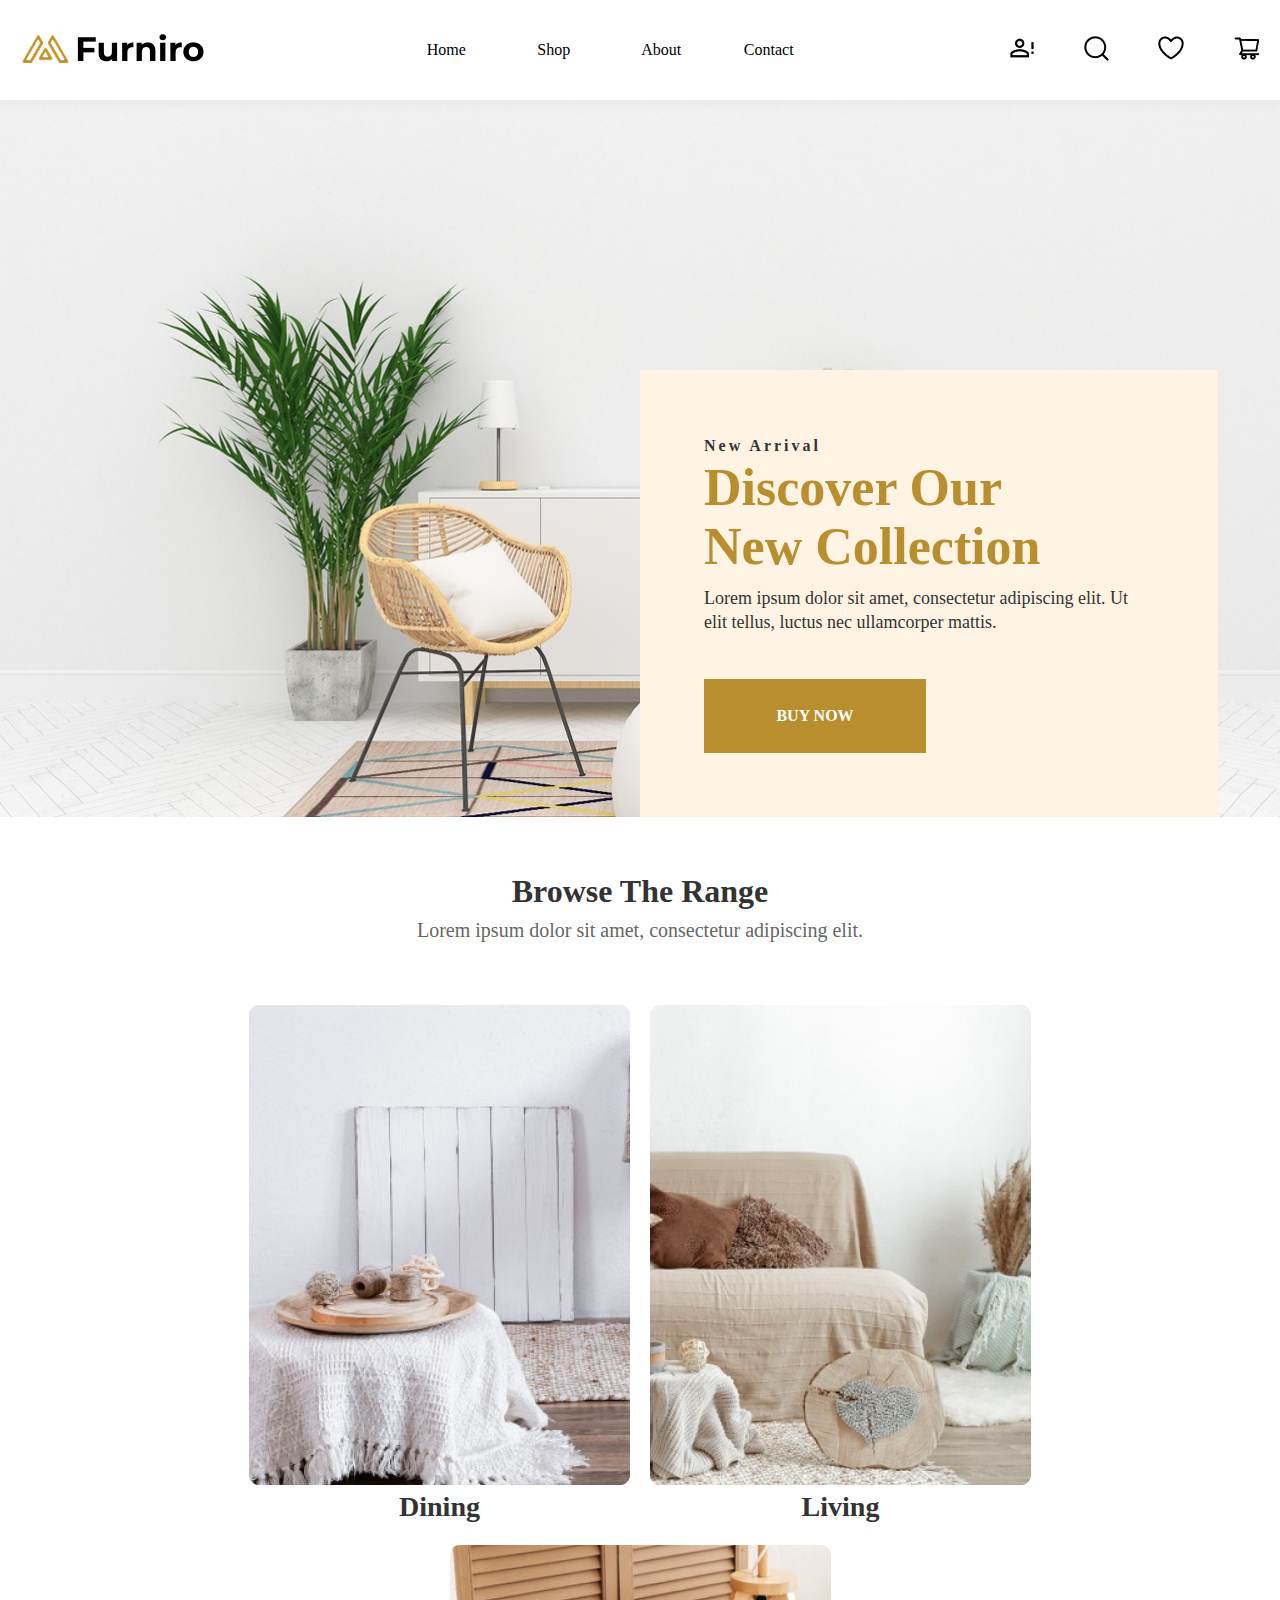
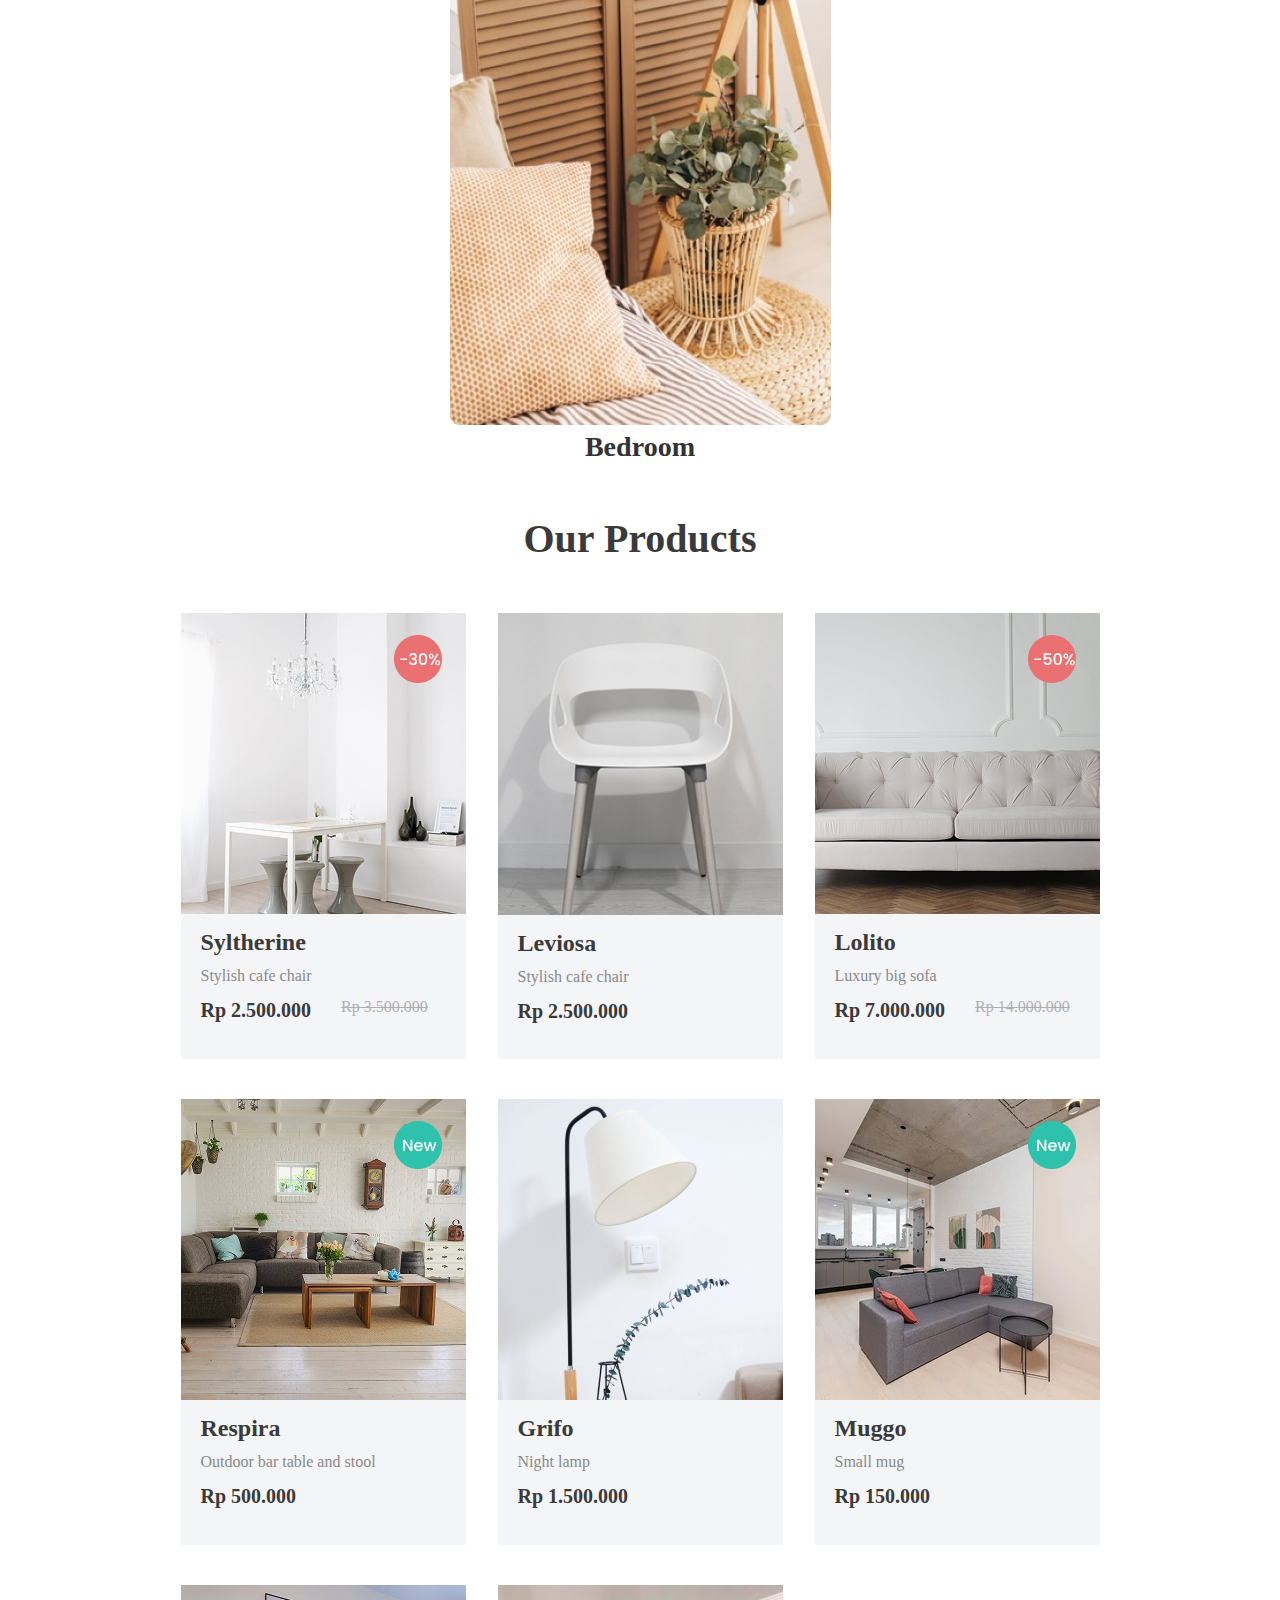
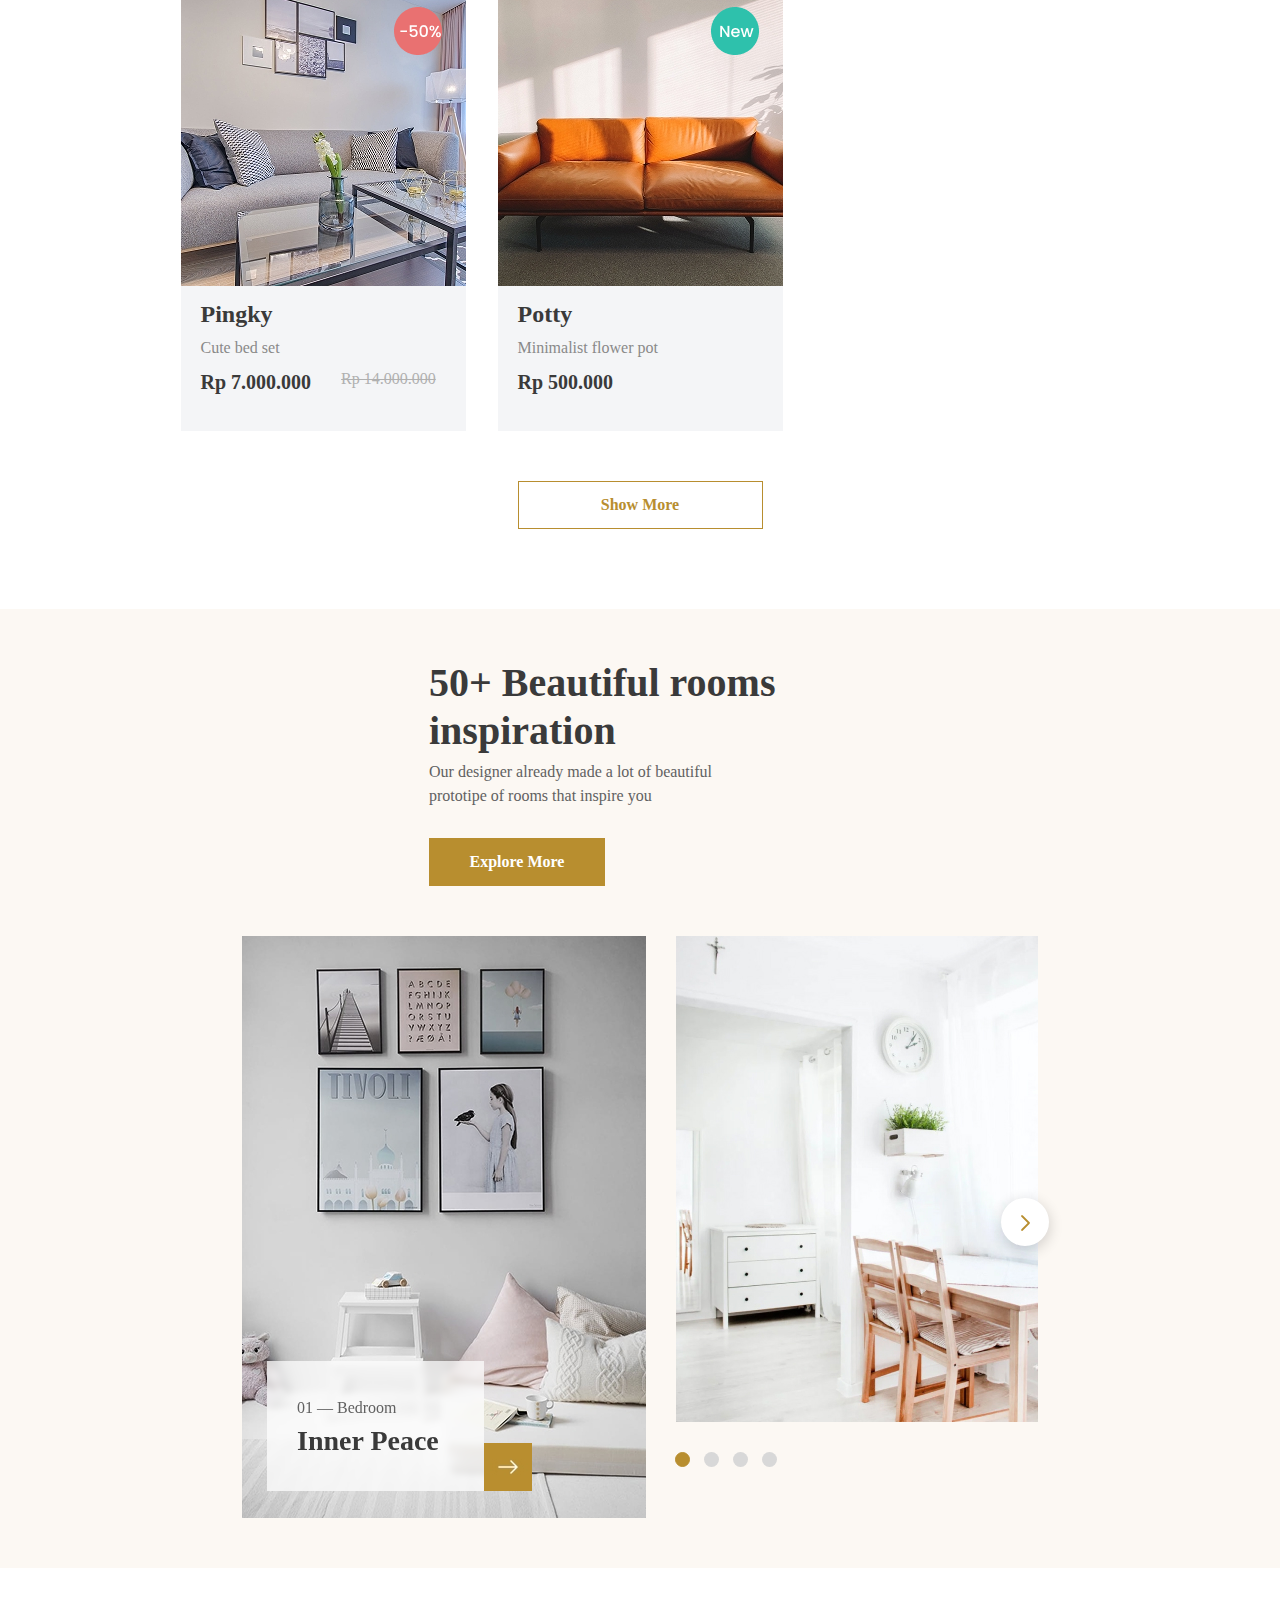
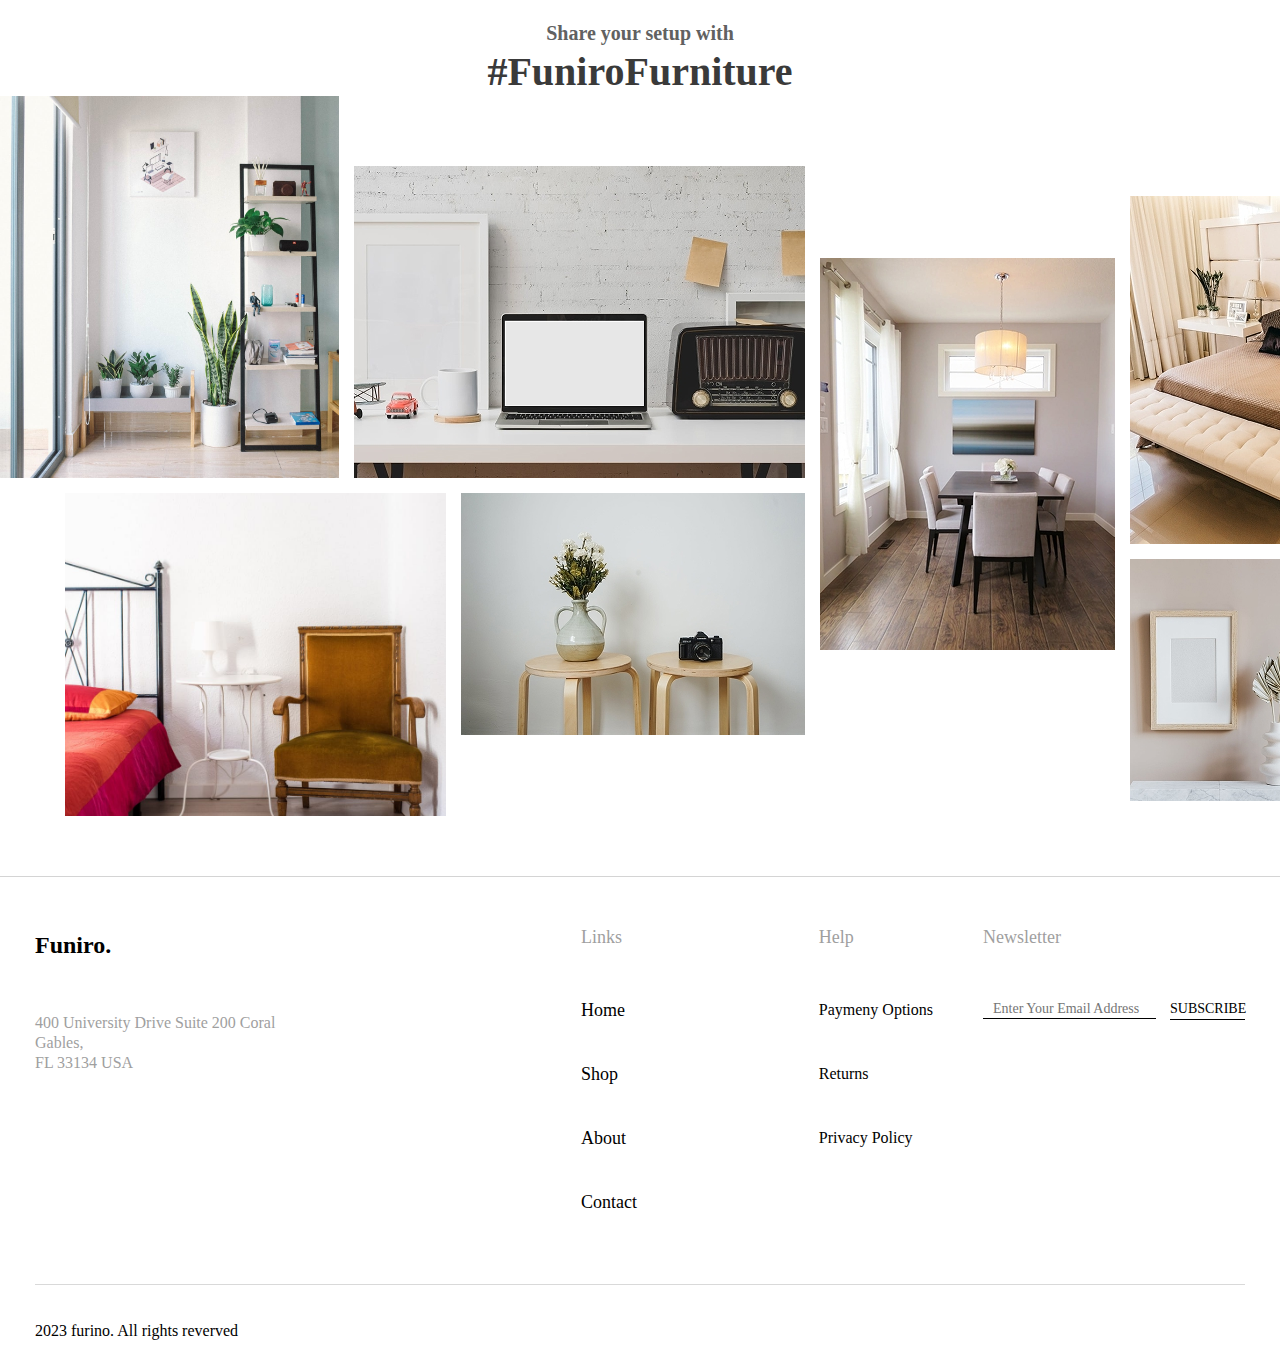
<file: index.html>
<!DOCTYPE html>
<html lang="en">
<head>
    <meta charset="UTF-8">
    <meta name="viewport" content="width=device-width, initial-scale=1.0, maximum-scale=1, user-scalable=0">
    <link href="styles.css" rel="stylesheet"/>
    <title>Funiro</title>
</head>
<body>
    <div class="wrapper">
        <header>
            <div class="header-container">
                <div class="header-body">
                    <div class="header-logo">
                        <button class="header-menu-container" onclick="myFunction(this)">
                            <div class="bar1"></div>
                            <div class="bar2"></div>
                            <div class="bar3"></div>
                        </button>
                        <div class="dropdown-content">
                            <a href="index.html">Home</a>
                            <a href="shop.html">Shop</a>
                            <a href="about.html">About</a>
                            <a href="contact.html">Contact</a>
                        </div>
                        <a href="index.html" class="big-logo"><img src="images/Furniro-logo.png" alt="HeaderLogo"></a>
                        <a href="index.html" class="mini-logo"><img src="images/Mini-logo.png" alt="HeaderLogo"></a>
                    </div>
                    <div class="header-menu">
                        <ul class="navbar-menu">
                            <li class="text-link"><a href="index.html">Home</a></li>
                            <li class="text-link"><a href="shop.html">Shop</a></li>
                            <li class="text-link"><a href="about.html">About</a></li>
                            <li class="text-link"><a href="contact.html">Contact</a></li>
                        </ul>
                    </div>       
                    <div class="header-icons ">
                        <div class="account-icon header-icon">
                            <a href="">
                                <img src="images/Account-icon.png" alt="AccountIcon">
                            </a>
                        </div>
                        <div class="search-icon header-icon">
                            <a href="">
                                <img src="images/Search-icon.png" alt="SearchIcon">
                            </a>
                        </div>
                        <div class="wishlist-icon header-icon">
                            <a href="">
                                <img src="images/Wishlist-icon.png" alt="WishlistIcon">
                            </a>
                        </div>
                        <div class="microcart-icon header-icon">
                            <a href="">
                                <img src="images/Microcart-icon.png" alt="MicrocartIcon">
                            </a>
                        </div>
                    </div>
                </div>
            </div>
            <div class="search-container mt-2 border-b">
                <form action="">
                    <input type="text" placeholder="Otsi..." name="search">                
                        <button type="submit"><img src="images/Search-icon.png" alt="SearchIcon">
                        </button>
                    </input>
                </form>
            </div>
        </header>
        <main>
            <div class="main-wrapper">
                <div class="main-discover">
                    <div class="discover-container">
                        <div class="discover-text-content">
                            <div class="discover-text">
                                <p>New Arrival</p>
                                <h1>Discover Our New Collection</h1>
                                <h6>Lorem ipsum dolor sit amet, consectetur adipiscing elit. Ut elit tellus, luctus nec ullamcorper mattis.</h6>
                                <a href="shop.html" class="discover-btn">
                                    <button>BUY NOW</button>
                                </a>                                
                            </div>
                        </div>
                    </div>
                </div>
                <div class="main-browse">
                    <div class="browse-container">
                        <div class="browse-text-content">
                            <h2>Browse The Range</h2>
                            <p>Lorem ipsum dolor sit amet, consectetur adipiscing elit.</p>
                        </div>
                        <div class="browse-items">
                            <div class="browse-row">
                                <div class="browse-item-1">
                                    <div class="browse-item">
                                        <img src="images/Dining-1.jpg" alt="">
                                    </div>
                                    <div class="browse-heading">
                                        <a href="shop.html"><h3>Dining</h3></a>
                                    </div>
                                </div>
                                <div class="browse-item-2">
                                    <div class="browse-item">
                                        <img src="images/Living-1.jpg" alt="">
                                    </div>
                                    <div class="browse-heading">
                                        <a href="shop.html"><h3>Living</h3></a>
                                    </div>
                                </div>
                                <div class="browse-item-3">
                                    <div class="browse-item">
                                        <img src="images/Bedroom-1.jpg" alt="">
                                    </div>
                                    <div class="browse-heading">
                                        <a href="shop.html"><h3>Bedroom</h3></a>
                                    </div>
                                </div>
                            </div>
                        </div>
                    </div>
                </div>
                <div class="main-products">
                    <div class="products-container">
                        <h2 class="products-header">Our Products</h2>
                        <div class="products-items">
                            <div class="products-item">
                                <a href="single-product.html">
                                    <div class="products-overlay">
                                        <button class="overlay-button">Add to Cart</button>
                                        <div class="overlay-interact-buttons">
                                            <button>
                                                <img src="images/Share-vector.png" alt="Share-vector">
                                                Share
                                            </button>
                                            <button>
                                                <img src="images/Compare-vector.png" alt="Compare-vector">
                                                Compare
                                            </button>
                                            <button>
                                                <img src="images/Like-vector.png" alt="Like-vector" class="pt-1">
                                                Like
                                            </button>
                                        </div>
                                    </div>
                                    <div class="sale-tag">
                                        <img src="images/30-sale.png" alt="30% sale">
                                    </div>  
                                    <div class="product-image">
                                        <img src="images/Syltherine.jpg" alt="Product item">
                                    </div>
                                    <div class="product-item-text">
                                        <h2>Syltherine</h2>
                                        <p>Stylish cafe chair</p>
                                        <div class="product-price">
                                            <h4>Rp 2.500.000</h4>
                                            <p>Rp 3.500.000</p>
                                        </div>    
                                    </div>                                  
                                </a>
                            </div>
                            <div class="products-item">
                                <a href="single-product.html">
                                    <div class="products-overlay">
                                        <button class="overlay-button">Add to Cart</button>
                                        <div class="overlay-interact-buttons">
                                            <button>
                                                <img src="images/Share-vector.png" alt="Share icon">
                                                Share
                                            </button>
                                            <button>
                                                <img src="images/Compare-vector.png" alt="Compare icon">
                                                Compare
                                            </button>
                                            <button>
                                                <img src="images/Like-vector.png" alt="Like icon" class="pt-1">
                                                Like
                                            </button>
                                        </div>
                                    </div>
                                    <div class="product-image">
                                        <img src="images/Leviosa.jpg" alt="Product item">
                                    </div>
                                    <div class="product-item-text">
                                        <h2>Leviosa</h2>
                                        <p>Stylish cafe chair</p>
                                        <div class="product-price">
                                            <h4>Rp 2.500.000</h4>
                                        </div>    
                                    </div>                                    
                                </a>
                            </div>
                            <div class="products-item">
                                <a href="single-product.html">
                                    <div class="products-overlay">
                                        <button class="overlay-button">Add to Cart</button>
                                        <div class="overlay-interact-buttons">
                                            <button>
                                                <img src="images/Share-vector.png" alt="Share-vector">
                                                Share
                                            </button>
                                            <button>
                                                <img src="images/Compare-vector.png" alt="Compare-vector">
                                                Compare
                                            </button>
                                            <button>
                                                <img src="images/Like-vector.png" alt="Like-vector" class="pt-1">
                                                Like
                                            </button>
                                        </div>
                                    </div>
                                    <div class="sale-tag">
                                        <img src="images/50-sale.png" alt="30% sale">
                                    </div>  
                                    <div class="product-image">
                                        <img src="images/Lolito.jpg" alt="Product item">
                                    </div>
                                    <div class="product-item-text">
                                        <h2>Lolito</h2>
                                        <p>Luxury big sofa</p>
                                        <div class="product-price">
                                            <h4>Rp 7.000.000</h4>
                                            <p>Rp 14.000.000</p>
                                        </div>    
                                    </div>
                                </a>
                            </div>
                            <div class="products-item">
                                <a href="single-product.html">
                                    <div class="products-overlay">
                                        <button class="overlay-button">Add to Cart</button>
                                        <div class="overlay-interact-buttons">
                                            <button>
                                                <img src="images/Share-vector.png" alt="Share-vector">
                                                Share
                                            </button>
                                            <button>
                                                <img src="images/Compare-vector.png" alt="Compare-vector">
                                                Compare
                                            </button>
                                            <button>
                                                <img src="images/Like-vector.png" alt="Like-vector" class="pt-1">
                                                Like
                                            </button>
                                        </div>
                                    </div>
                                    <div class="sale-tag">
                                        <img src="images/new-sale.png" alt="30% sale">
                                    </div>  
                                    <div class="product-image">
                                        <img src="images/Respira.jpg" alt="Product item">
                                    </div>
                                    <div class="product-item-text">
                                        <h2>Respira</h2>
                                        <p>Outdoor bar table and stool</p>
                                        <div class="product-price">
                                            <h4>Rp 500.000</h4>
                                        </div>    
                                    </div>
                                </a>
                            </div>
                            <div class="products-item">
                                <a href="single-product.html">
                                    <div class="products-overlay">
                                        <button class="overlay-button">Add to Cart</button>
                                        <div class="overlay-interact-buttons">
                                            <button>
                                                <img src="images/Share-vector.png" alt="Share-vector">
                                                Share
                                            </button>
                                            <button>
                                                <img src="images/Compare-vector.png" alt="Compare-vector">
                                                Compare
                                            </button>
                                            <button>
                                                <img src="images/Like-vector.png" alt="Like-vector" class="pt-1">
                                                Like
                                            </button>
                                        </div>
                                    </div>
                                    <div class="product-image">
                                        <img src="images/Grifo.jpg" alt="Product item">
                                    </div>
                                    <div class="product-item-text">
                                        <h2>Grifo</h2>
                                        <p>Night lamp</p>
                                        <div class="product-price">
                                            <h4>Rp 1.500.000</h4>
                                        </div>    
                                    </div>
                                </a>
                            </div>
                            <div class="products-item">
                                <a href="single-product.html">
                                    <div class="products-overlay">
                                        <button class="overlay-button">Add to Cart</button>
                                        <div class="overlay-interact-buttons">
                                            <button>
                                                <img src="images/Share-vector.png" alt="Share-vector">
                                                Share
                                            </button>
                                            <button>
                                                <img src="images/Compare-vector.png" alt="Compare-vector">
                                                Compare
                                            </button>
                                            <button>
                                                <img src="images/Like-vector.png" alt="Like-vector" class="pt-1">
                                                Like
                                            </button>
                                        </div>
                                    </div>
                                    <div class="sale-tag">
                                        <img src="images/new-sale.png" alt="30% sale">
                                    </div>  
                                    <div class="product-image">
                                        <img src="images/Muggo.jpg" alt="Product item">
                                    </div>
                                    <div class="product-item-text">
                                        <h2>Muggo</h2>
                                        <p>Small mug</p>
                                        <div class="product-price">
                                            <h4>Rp 150.000</h4>
                                        </div>    
                                    </div>
                                </a>
                            </div>
                            <div class="products-item">
                                <a href="single-product.html">
                                    <div class="products-overlay">
                                        <button class="overlay-button">Add to Cart</button>
                                        <div class="overlay-interact-buttons">
                                            <button>
                                                <img src="images/Share-vector.png" alt="Share-vector">
                                                Share
                                            </button>
                                            <button>
                                                <img src="images/Compare-vector.png" alt="Compare-vector">
                                                Compare
                                            </button>
                                            <button>
                                                <img src="images/Like-vector.png" alt="Like-vector" class="pt-1">
                                                Like
                                            </button>
                                        </div>
                                    </div>
                                    <div class="sale-tag">
                                        <img src="images/50-sale.png" alt="30% sale">
                                    </div>  
                                    <div class="product-image">
                                        <img src="images/Pingky.jpg" alt="Product item">
                                    </div>
                                    <div class="product-item-text">
                                        <h2>Pingky</h2>
                                        <p>Cute bed set</p>
                                        <div class="product-price">
                                            <h4>Rp 7.000.000</h4>
                                            <p>Rp 14.000.000</p>
                                        </div>    
                                    </div>
                                </a>
                            </div>
                            <div class="products-item">
                                <a href="single-product.html">
                                    <div class="products-overlay">
                                        <button class="overlay-button">Add to Cart</button>
                                        <div class="overlay-interact-buttons">
                                            <button>
                                                <img src="images/Share-vector.png" alt="Share-vector">
                                                Share
                                            </button>
                                            <button>
                                                <img src="images/Compare-vector.png" alt="Compare-vector">
                                                Compare
                                            </button>
                                            <button>
                                                <img src="images/Like-vector.png" alt="Like-vector" class="pt-1">
                                                Like
                                            </button>
                                        </div>
                                    </div>
                                    <div class="sale-tag">
                                        <img src="images/new-sale.png" alt="30% sale">
                                    </div>  
                                    <div class="product-image">
                                        <img src="images/Potty.jpg" alt="Product item">
                                    </div>
                                    <div class="product-item-text">
                                        <h2>Potty</h2>
                                        <p>Minimalist flower pot</p>
                                        <div class="product-price">
                                            <h4>Rp 500.000</h4>
                                        </div>    
                                    </div>
                                </a>
                            </div>
                        </div>
                        <div class="products-action">
                            <a href="shop.html" class="products-button">
                                <button class="show-more-btn">Show More</button>
                            </a>
                        </div>
                    </div>
                </div>
                <div class="main-inspiration">
                    <div class="inspiration-container">
                        <div class="inspiration-text-content">
                            <h2>50+ Beautiful rooms inspiration</h2>
                            <p>Our designer already made a lot of beautiful prototipe of rooms that inspire you</p>
                            <a href="shop.html" class="inspiration-btn">
                                <button>Explore More</button>
                            </a>
                        </div>
                        <div class="inspiration-slider">
                            <div class="inspiration-slides">
                                <div class="inspiraton-slide" id="slide1">
                                    <div class="inspiration-slide-image">
                                        <img src="images/bedroom.jpg" class="main-image" alt="slider">
                                    </div>
                                    <div class="slide-label">
                                        <a href="shop.html" class="inspiration-slider-text">
                                            <div class="slider-label">
                                                <div class="slider-label-text"><p>01 — Bedroom</p></div>
                                            </div>
                                            <div class="slider-label-title"><h4>Inner Peace</h4></div>
                                        </a>
                                        <a href="#">
                                            <div class="slider-arrow">
                                                <img src="images/slider-arrow.jpg" alt="">
                                            </div>
                                        </a>
                                    </div>
                                </div>
                                <div class="inspiraton-slide" id="slide2">
                                    <div class="inspiration-slide-image">
                                        <img src="images/Diningroom.jpg" class="main-image" alt="slider">
                                    </div>
                                    <div class="slide-label">
                                        <a href="shop.html" class="inspiration-slider-text">
                                            <div class="slider-label">
                                                <div class="slider-label-text"><p>02 — Dining room</p></div>
                                            </div>
                                            <div class="slider-label-title"><h4>Inner Peace</h4></div>
                                        </a>
                                        <a href="#">
                                            <div class="slider-arrow">
                                                <img src="images/slider-arrow.jpg" alt="">
                                            </div>
                                        </a>
                                    </div>
                                </div>
                                <div class="inspiraton-slide" id="slide3">
                                    <div class="inspiration-slide-image">
                                        <img src="images/Livingroom.jpg" class="main-image" alt="slider">
                                    </div>
                                    <div class="slide-label">
                                        <a href="shop.html" class="inspiration-slider-text">
                                            <div class="slider-label">
                                                <div class="slider-label-text"><p>03 — Livingroom</p></div>
                                            </div>
                                            <div class="slider-label-title"><h4>Inner Peace</h4></div>
                                        </a>
                                        <a href="#">
                                            <div class="slider-arrow">
                                                <img src="images/slider-arrow.jpg" alt="">
                                            </div>
                                        </a>
                                    </div>
                                </div>
                            </div>                         
                            <div class="slider-switch">
                                <div class="thumbnail-container">
                                    <img src="images/Diningroom.jpg" class="thumbnail" id="thumbnail2">
                                    <img src="images/Livingroom.jpg" class="thumbnail" id="thumbnail3">
                                    <img src="images/bedroom.jpg" class="thumbnail" id="thumbnail1">
                                </div>
                                <button class="next-button" onclick="nextSlide()">
                                    <img src="images/Button-next.png" alt="">
                                </button>
                                <div class="slider-dots">
                                    <span class="dot" onclick="currentSlide(1)"></span> 
                                    <span class="dot" onclick="currentSlide(2)"></span> 
                                    <span class="dot" onclick="currentSlide(3)"></span> 
                                    <span class="dot" onclick="currentSlide(1)"></span> 
                                </div>
                            </div>                              
                        </div>
                        
                    </div>
                </div>
                <div class="main-furniture">
                    <div class="furniture-slide">
                        <div class="furniture-title">
                            <p>Share your setup with</p>
                            <h3>#FuniroFurniture</h3>
                        </div>
                        <div class="share-images">
                            <div class="left-images">
                                <div class="left-top-images">
                                    <img class="share-1" src="images/share-1.jpg" alt="Share image">
                                    <img class="share-2" src="images/share-2.jpg" alt="Share image">
                                </div>
                                <div class="left-bottom-images">
                                    <div class="image-share-6">
                                        <img class="share-6" src="images/share-6.jpg" alt="Share image">
                                    </div>
                                    <img class="share-7" src="images/share-7.jpg" alt="Share image">                                    
                                </div>
                            </div>
                            <div class="center-image">
                                <img class="share-3" src="images/share-3.jpg" alt="Share image">
                            </div>
                            <div class="right-images">
                                <div class="right-top-images">
                                    <img class="share-4" src="images/share-4.jpg" alt="Share image">
                                    <img class="share-5" src="images/share-5.jpg" alt="Share image">
                                </div>
                                <div class="right-bottom-images">
                                    <img class="share-8" src="images/share-8.jpg" alt="Share image">
                                    <img class="share-9" src="images/share-9.jpg" alt="Share image">
                                </div>
                            </div>
                        </div>
                    </div>
                </div>
            </div>
        </main>
        <footer>
            <div class="footer-container">
                <div class="footer-content">
                    <div class="footer-text">
                        <a href="index.html">
                            <h6>Funiro.</h6>
                        </a>
                        <p>400 University Drive Suite 200 Coral <br>
                            Gables, <br>
                            FL 33134 USA</p>
                    </div>
                    <div class="footer-column">
                        <div class="footer-column-items">
                            <div class="footer-links footer-item">
                                <div class="footer-item-header">
                                    <h6>Links</h6>
                                </div>
                                <div class="footer-links-items">
                                    <ul class="footer-links-items footer-items">
                                        <li>
                                            <a href="index.html">Home</a>
                                        </li>
                                        <li>
                                            <a href="shop.html">Shop</a>
                                        </li>
                                        <li>
                                            <a href="about.html">About</a>
                                        </li>
                                        <li>
                                            <a href="contact.html">Contact</a>
                                        </li>
                                    </ul>                                
                                </div>
                            </div>
                            <div class="footer-help footer-item">
                                <div class="footer-item-header">
                                    <h6>Help</h6>
                                </div>
                                <div class="footer-help-items">
                                    <ul class="footer-help-items footer-items">
                                        <li>
                                            <a href="">Paymeny Options</a>
                                        </li>
                                        <li>
                                            <a href="">Returns</a>
                                        </li>
                                        <li>
                                            <a href="">Privacy Policy</a>
                                        </li>
                                    </ul>
                                </div>
                            </div>
                        </div>
                        <div class="footer-newsletter footer-item">
                            <div class="footer-item-header">
                                <h6>Newsletter</h6>
                            </div>
                            <div class="newletter-input">
                                <form action="">
                                    <input type="text" placeholder="Enter Your Email Address" name="search">                
                                        <button type="submit" class="newletter-button">SUBSCRIBE</button>
                                    </input>
                                </form>
                            </div>
                        </div>
                    </div>
                </div>
                <div class="furniro-rights">
                    <p>2023 furino. All rights reverved</p>
                </div>
            </div>
        </footer>
    </div>
    <script src="index.js"></script>
</body>
</html>
</file>
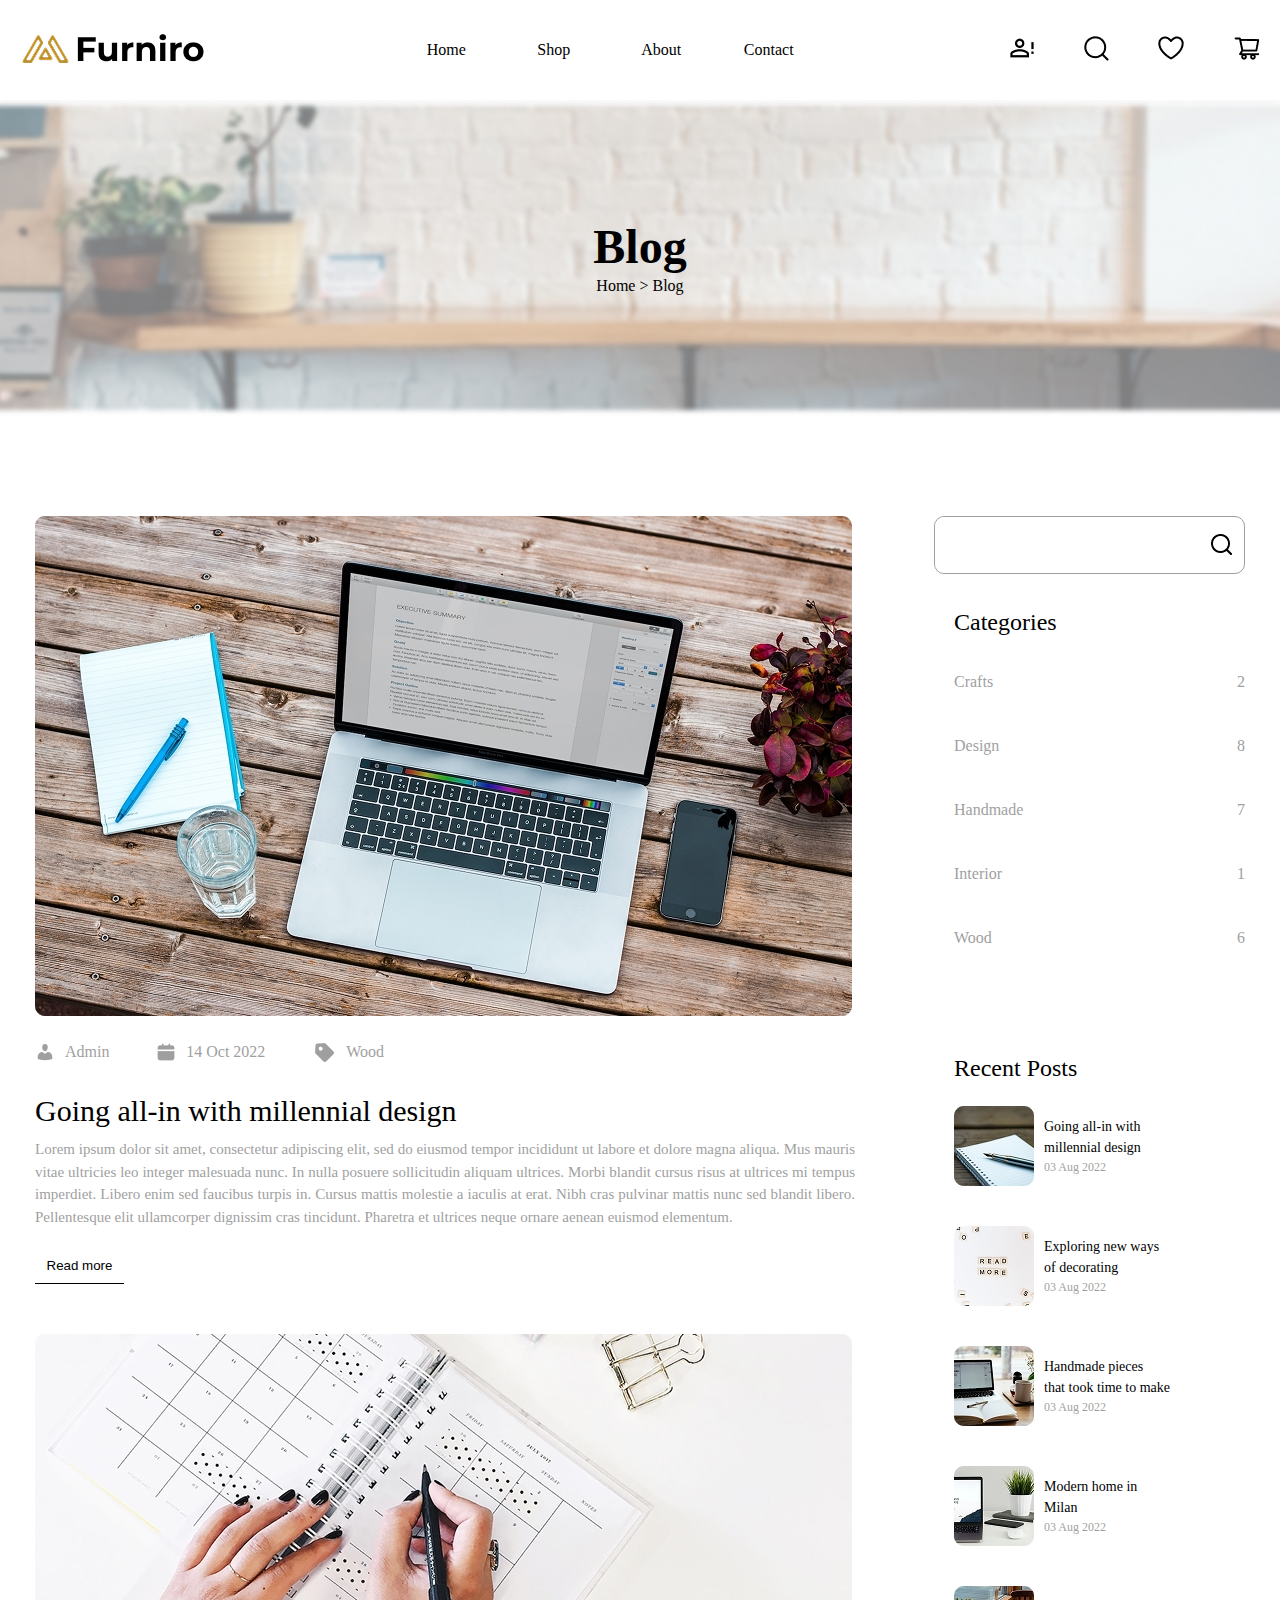
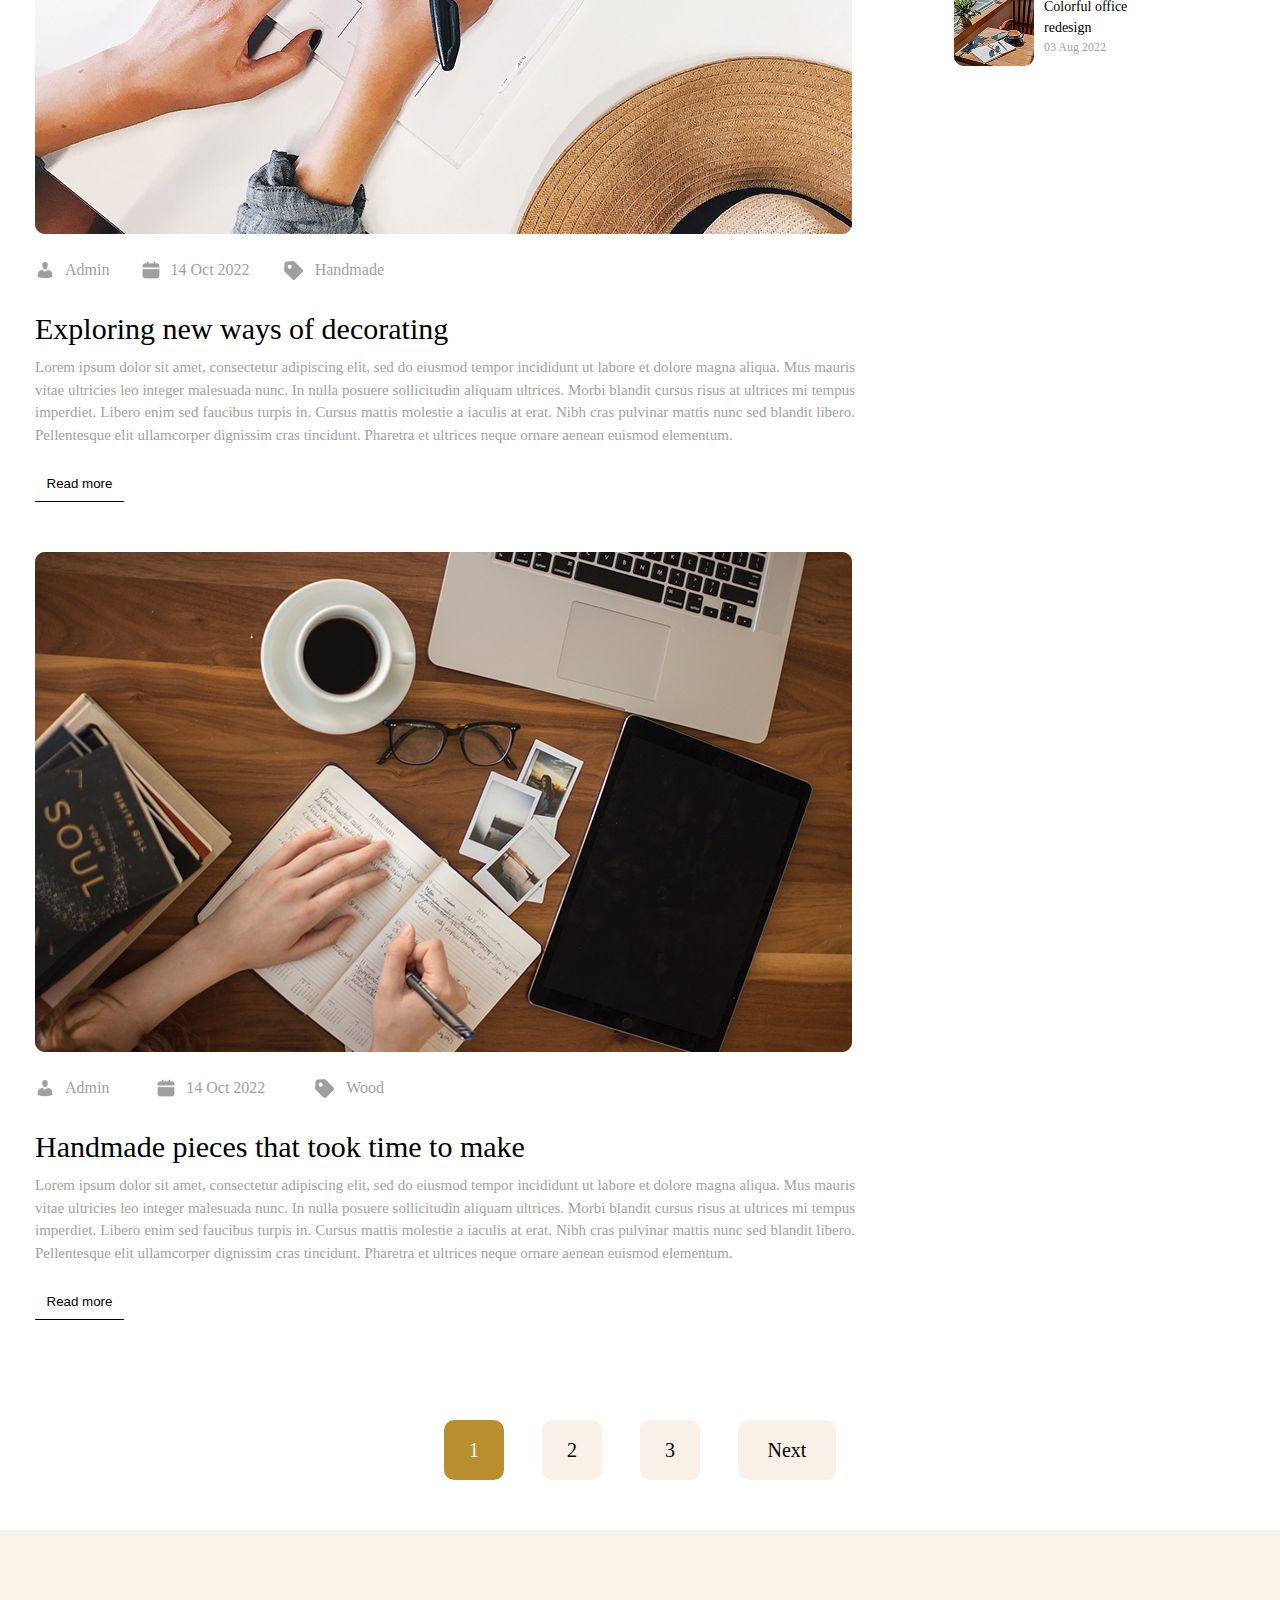
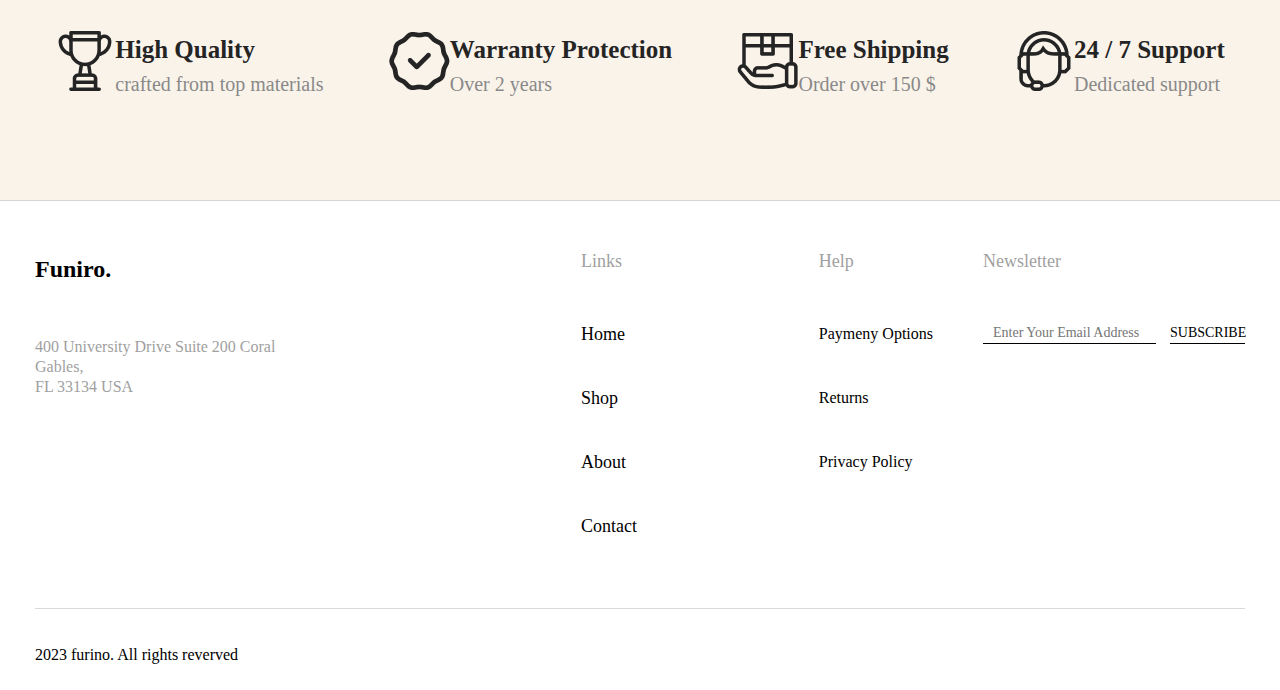
<file: about.html>
<!DOCTYPE html>
<html lang="en">
<head>
    <meta charset="UTF-8">
    <meta name="viewport" content="width=device-width">
    <link href="styles.css" rel="stylesheet"/>
    <link rel="stylesheet" href="https://cdnjs.cloudflare.com/ajax/libs/font-awesome/4.7.0/css/font-awesome.min.css">
    <title>E-Commerce</title>
</head>
<body>
    <header>
        <div class="header-container">
            <div class="header-body">
                <div class="header-logo">
                    <button class="header-menu-container" onclick="myFunction(this)">
                        <div class="bar1"></div>
                        <div class="bar2"></div>
                        <div class="bar3"></div>
                    </button>
                    <div class="dropdown-content">
                        <a href="index.html">Home</a>
                        <a href="shop.html">Shop</a>
                        <a href="about.html">About</a>
                        <a href="contact.html">Contact</a>
                    </div>
                    <a href="index.html" class="big-logo"><img src="images/Furniro-logo.png" alt="HeaderLogo"></a>
                    <a href="index.html" class="mini-logo"><img src="images/Mini-logo.png" alt="HeaderLogo"></a>
                </div>
                <div class="header-menu">
                    <ul class="navbar-menu">
                        <li class="text-link"><a href="index.html">Home</a></li>
                        <li class="text-link"><a href="shop.html">Shop</a></li>
                        <li class="text-link"><a href="about.html">About</a></li>
                        <li class="text-link"><a href="contact.html">Contact</a></li>
                    </ul>
                </div>       
                <div class="header-icons ">
                    <div class="account-icon header-icon">
                        <a href="">
                            <img src="images/Account-icon.png" alt="AccountIcon">
                        </a>
                    </div>
                    <div class="search-icon header-icon">
                        <a href="">
                            <img src="images/Search-icon.png" alt="SearchIcon">
                        </a>
                    </div>
                    <div class="wishlist-icon header-icon">
                        <a href="">
                            <img src="images/Wishlist-icon.png" alt="WishlistIcon">
                        </a>
                    </div>
                    <div class="microcart-icon header-icon">
                        <a href="">
                            <img src="images/Microcart-icon.png" alt="MicrocartIcon">
                        </a>
                    </div>
                </div>
            </div>
        </div>
        <div class="search-container mt-2 border-b">
            <form action="">
                <input type="text" placeholder="Otsi..." name="search">                
                    <button type="submit"><img src="images/Search-icon.png" alt="SearchIcon">
                    </button>
                </input>
            </form>
        </div>
    </header>
    <main>
        <div class="page-heading">
            <img src="images/shop_header.jpg" alt="page-heading">
            <div class="page-text">
                <a href="shop.html">
                    Blog
                    <p>Home > Blog</p>     
                </a>
            </div>
        </div>
        <div class="blog-container">
            <div class="blog-posts">
                <div class="blog-post">
                    <img src="images/Millenial-design-image.jpg" alt="">
                    <div class="blog-tags">
                        <div class="admin-tag blog-tag">
                            <img src="images/Admin-icon.png" alt="Admin icon">
                            <p>Admin</p>
                        </div>
                        <div class="calender-tag blog-tag">
                            <img src="images/Calender-icon.png" alt="Calender icon">
                            <p>14 Oct 2022</p>
                        </div>
                        <div class="category-tag blog-tag">
                            <img src="images/Tag-icon.png" alt="Tag icon">
                            <p>Wood</p>
                        </div>
                    </div>
                    <div class="blog-text-container">
                        <h3>Going all-in with millennial design</h3>
                        <p>Lorem ipsum dolor sit amet, consectetur adipiscing elit, sed do eiusmod tempor incididunt ut labore et 
                            dolore magna aliqua. Mus mauris vitae ultricies leo integer malesuada nunc. In nulla posuere sollicitudin 
                            aliquam ultrices. Morbi blandit cursus risus at ultrices mi tempus imperdiet. Libero enim sed faucibus turpis 
                            in. Cursus mattis molestie a iaculis at erat. Nibh cras pulvinar mattis nunc sed blandit libero. Pellentesque elit 
                            ullamcorper dignissim cras tincidunt. Pharetra et ultrices neque ornare aenean euismod elementum.</p>
                    </div>
                    <button class="read-more-btn" onclick="window.location.href='#';">Read more</button>
                </div>
                <div class="blog-post">
                    <img src="images/Decorating-image.jpg" alt="Blog image">
                    <div class="blog-tags">
                        <div class="admin-tag blog-tag">
                            <img src="images/Admin-icon.png" alt="Admin icon">
                            <p>Admin</p>
                        </div>
                        <div class="calender-tag blog-tag">
                            <img src="images/Calender-icon.png" alt="Calender icon">
                            <p>14 Oct 2022</p>
                        </div>
                        <div class="category-tag blog-tag">
                            <img src="images/Tag-icon.png" alt="Tag icon">
                            <p>Handmade</p>
                        </div>
                    </div>
                    <div class="blog-text-container">
                        <h3>Exploring new ways of decorating</h3>
                        <p>Lorem ipsum dolor sit amet, consectetur adipiscing elit, sed do eiusmod tempor incididunt ut labore et 
                            dolore magna aliqua. Mus mauris vitae ultricies leo integer malesuada nunc. In nulla posuere sollicitudin
                            aliquam ultrices. Morbi blandit cursus risus at ultrices mi tempus imperdiet. Libero enim sed faucibus turpis
                            in. Cursus mattis molestie a iaculis at erat. Nibh cras pulvinar mattis nunc sed blandit libero. Pellentesque elit
                            ullamcorper dignissim cras tincidunt. Pharetra et ultrices neque ornare aenean euismod elementum.</p>
                    </div>
                    <button>Read more</button>
                </div>
                <div class="blog-post">
                    <img src="images/Handmade-image.jpg" alt="Blog image">
                    <div class="blog-tags">
                        <div class="admin-tag blog-tag">
                            <img src="images/Admin-icon.png" alt="Admin icon">
                            <p>Admin</p>
                        </div>
                        <div class="calender-tag blog-tag">
                            <img src="images/Calender-icon.png" alt="Calender icon">
                            <p>14 Oct 2022</p>
                        </div>
                        <div class="category-tag blog-tag">
                            <img src="images/Tag-icon.png" alt="Tag icon">
                            <p>Wood</p>
                        </div>
                    </div>
                    <div class="blog-text-container">
                        <h3>Handmade pieces that took time to make</h3>
                        <p>Lorem ipsum dolor sit amet, consectetur adipiscing elit, sed do eiusmod tempor incididunt ut labore et
                            dolore magna aliqua. Mus mauris vitae ultricies leo integer malesuada nunc. In nulla posuere sollicitudin 
                            aliquam ultrices. Morbi blandit cursus risus at ultrices mi tempus imperdiet. Libero enim sed faucibus turpis 
                            in. Cursus mattis molestie a iaculis at erat. Nibh cras pulvinar mattis nunc sed blandit libero. Pellentesque elit
                            ullamcorper dignissim cras tincidunt. Pharetra et ultrices neque ornare aenean euismod elementum.</p>
                    </div>
                    <button>Read more</button>
                </div>
              
            </div>
            <div class="blog-items">
                <div class="search-bar">
                    <form action="/search">
                        <input type="text" name="query"/>
                        <img src="images/Search-bar-icon.png" alt="Search icon">
                    </form>                      
                </div>
                <div class="blog-categories">
                    <ul class="blog-categories-items">
                        <h4>Categories</h4>
                        <li>
                            <a href="#">
                                Crafts <span>2</span>
                            </a>
                        </li>
                        <li>
                            <a href="#">
                                Design <span>8</span>
                            </a>
                        </li>
                        <li>
                            <a href="#">
                                Handmade <span>7</span>
                            </a>
                        </li>
                        <li>
                            <a href="#">
                                Interior <span>1</span>
                            </a>
                        </li>
                        <li>
                            <a href="#">
                                Wood <span>6</span>
                            </a>
                        </li>
                    </ul>  
                </div>
                <div class="blog-recent-posts">
                    <ul class="recent-post-items">
                        <h4>Recent Posts</h4>
                        <li>
                            <a href="#">
                                <img src="images/Recent-post-1.jpg" alt="Recent post">
                                <div class="recent-post-text">
                                    <h6>Going all-in with <br> millennial design</h6>
                                    <p>03 Aug 2022</p>                                    
                                </div>
                            </a>
                        </li>
                        <li>
                            <a href="#">
                                <img src="images/Recent-post-2.jpg" alt="Recent post">
                                <div class="recent-post-text">
                                    <h6>Exploring new ways <br> of decorating</h6>
                                    <p>03 Aug 2022</p>
                                </div>
                            </a>
                        </li>
                        <li>
                            <a href="#">
                                <img src="images/Recent-post-3.jpg" alt="Recent post">
                                <div class="recent-post-text">
                                    <h6>Handmade pieces <br> that took time to make</h6>
                                    <p>03 Aug 2022</p>
                                </div>
                            </a>
                        </li>
                        <li>
                            <a href="#">
                                <img src="images/Recent-post-4.jpg" alt="Recent post">
                                <div class="recent-post-text">
                                    <h6>Modern home in <br> Milan</h6>
                                    <p>03 Aug 2022</p>
                                </div>
                            </a>
                        </li>
                        <li>
                            <a href="#">
                                <img src="images/Recent-post-5.jpg" alt="Recent post">
                                <div class="recent-post-text">
                                    <h6>Colorful office <br> redesign</h6>
                                    <p>03 Aug 2022</p>
                                </div>
                            </a>
                        </li>
                    </ul>  
                </div>
            </div>
        </div>
        <div class="blog-product-pagination">
            <nav class="pagination">
                <span class="pagination-item">1</span>
                <a href="#" class="pagination-item">2</a>
                <a href="#" class="pagination-item">3</a>
                <div class="pagination-item pagination-item-next">
                    <a href="#">Next</a>
                </div>
            </nav>
            </div>        
        <div class="advantages">
            <div class="advantage-items">
                <div class="advantage-item">
                    <div class="advantage-icon">
                        <img src="images/Quality-icon.png" alt="">
                    </div>
                    <div class="advantage-title">
                        <h4>High Quality</h4>
                        <p>crafted from top materials</p>                        
                    </div>

                </div>
                <div class="advantage-item">
                    <div class="advantage-icon">
                        <img src="images/Warranty-icon.png" alt="">
                    </div>
                    <div class="advantage-title">
                        <h4>Warranty Protection</h4>
                        <p>Over 2 years</p>                        
                    </div>
                </div>
                <div class="advantage-item">
                    <div class="advantage-icon">
                        <img src="images/Shipping-icon.png" alt="">
                    </div>
                    <div class="advantage-title">
                        <h4>Free Shipping</h4>
                        <p>Order over 150 $</p>                        
                    </div>
                </div>
                <div class="advantage-item">
                    <div class="advantage-icon">
                        <img src="images/Customer-support-icon.png" alt="">
                    </div>
                    <div class="advantage-title">
                        <h4>24 / 7 Support</h4>
                        <p>Dedicated support</p>                        
                    </div>
                </div>
            </div>
        </div>
    </main>
    <footer>
        <div class="footer-container">
            <div class="footer-content">
                <div class="footer-text">
                    <a href="index.html">
                        <h6>Funiro.</h6>
                    </a>
                    <p>400 University Drive Suite 200 Coral <br>
                        Gables, <br>
                        FL 33134 USA</p>
                </div>
                <div class="footer-column">
                    <div class="footer-column-items">
                        <div class="footer-links footer-item">
                            <div class="footer-item-header">
                                <h6>Links</h6>
                            </div>
                            <div class="footer-links-items">
                                <ul class="footer-links-items footer-items">
                                    <li>
                                        <a href="index.html">Home</a>
                                    </li>
                                    <li>
                                        <a href="shop.html">Shop</a>
                                    </li>
                                    <li>
                                        <a href="about.html">About</a>
                                    </li>
                                    <li>
                                        <a href="contact.html">Contact</a>
                                    </li>
                                </ul>                                
                            </div>
                        </div>
                        <div class="footer-help footer-item">
                            <div class="footer-item-header">
                                <h6>Help</h6>
                            </div>
                            <div class="footer-help-items">
                                <ul class="footer-help-items footer-items">
                                    <li>
                                        <a href="">Paymeny Options</a>
                                    </li>
                                    <li>
                                        <a href="">Returns</a>
                                    </li>
                                    <li>
                                        <a href="">Privacy Policy</a>
                                    </li>
                                </ul>
                            </div>
                        </div>
                    </div>
                    <div class="footer-newsletter footer-item">
                        <div class="footer-item-header">
                            <h6>Newsletter</h6>
                        </div>
                        <div class="newletter-input">
                            <form action="">
                                <input type="text" placeholder="Enter Your Email Address" name="search">                
                                    <button type="submit" class="newletter-button">SUBSCRIBE</button>
                                </input>
                            </form>
                        </div>
                    </div>
                </div>
            </div>
            <div class="furniro-rights">
                <p>2023 furino. All rights reverved</p>
            </div>
        </div>
    </footer>
    <script src="index.js"></script>
</body>
</html>
</file>
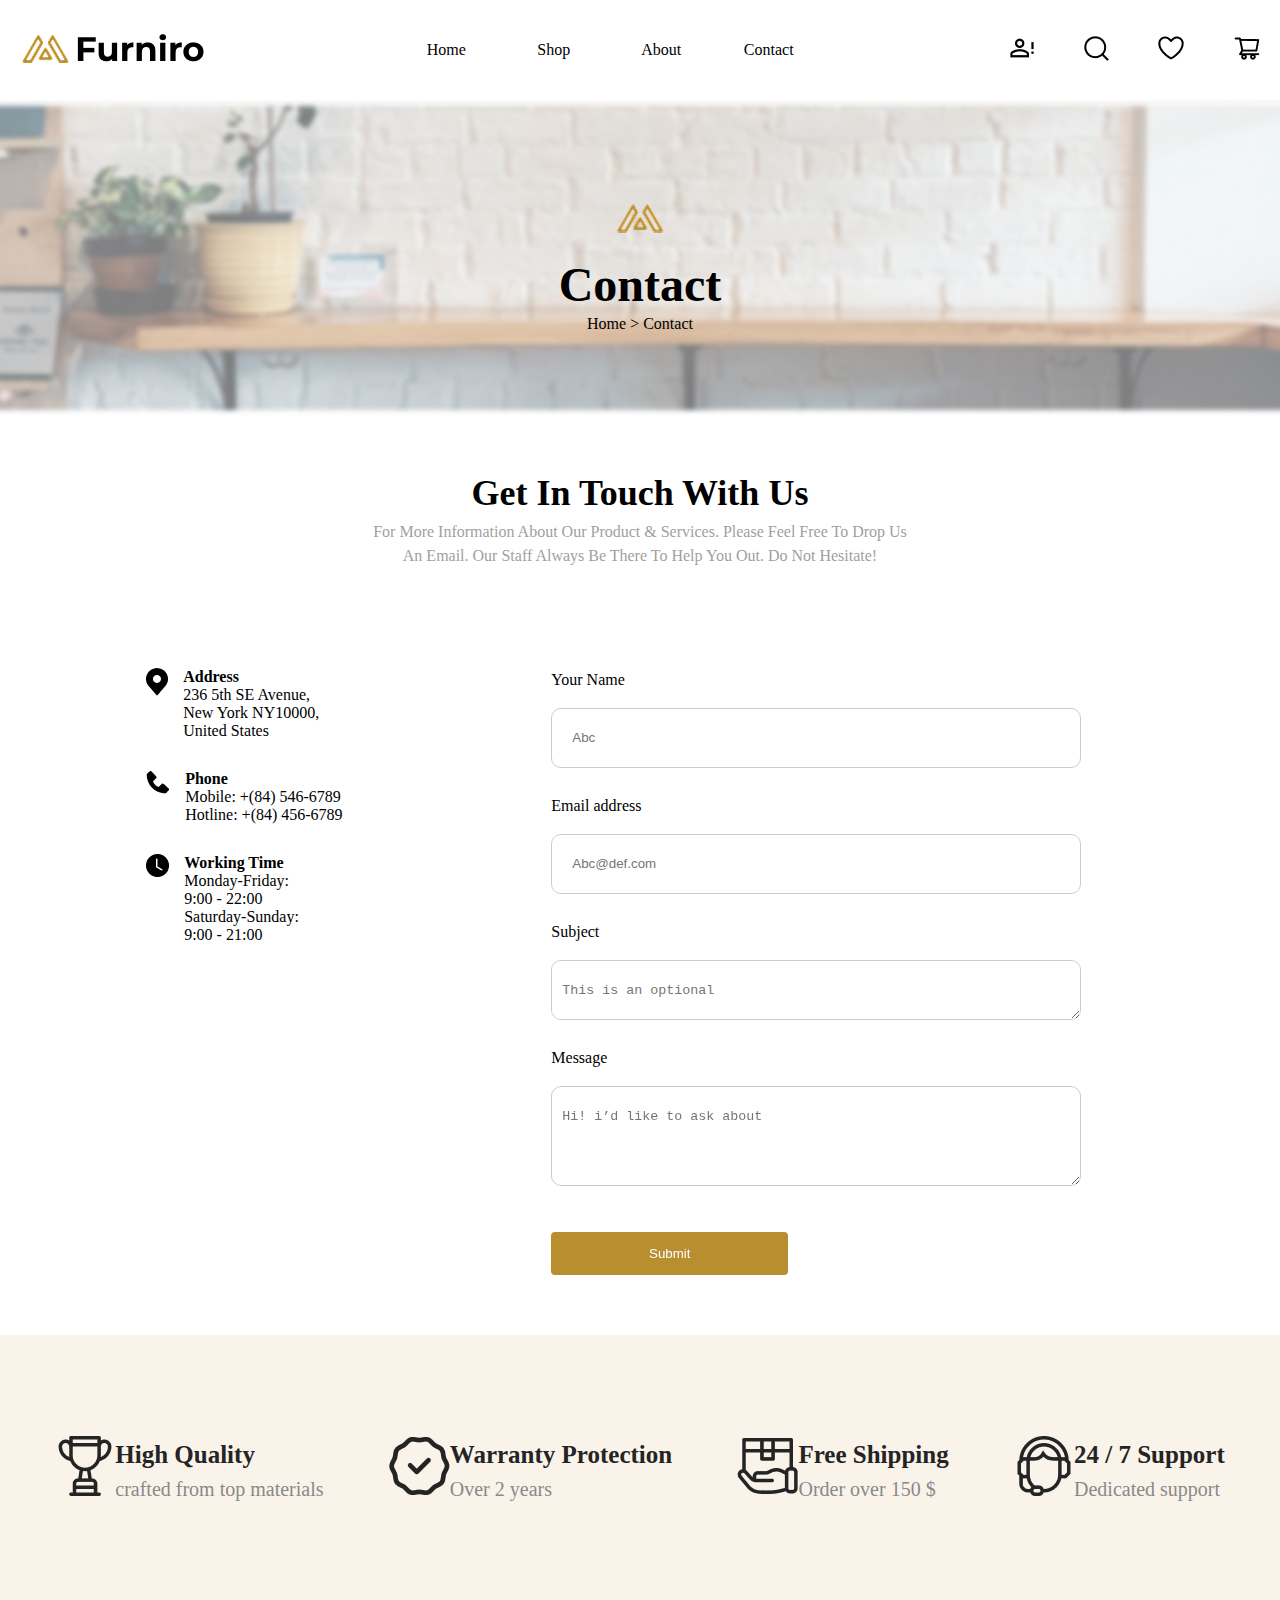
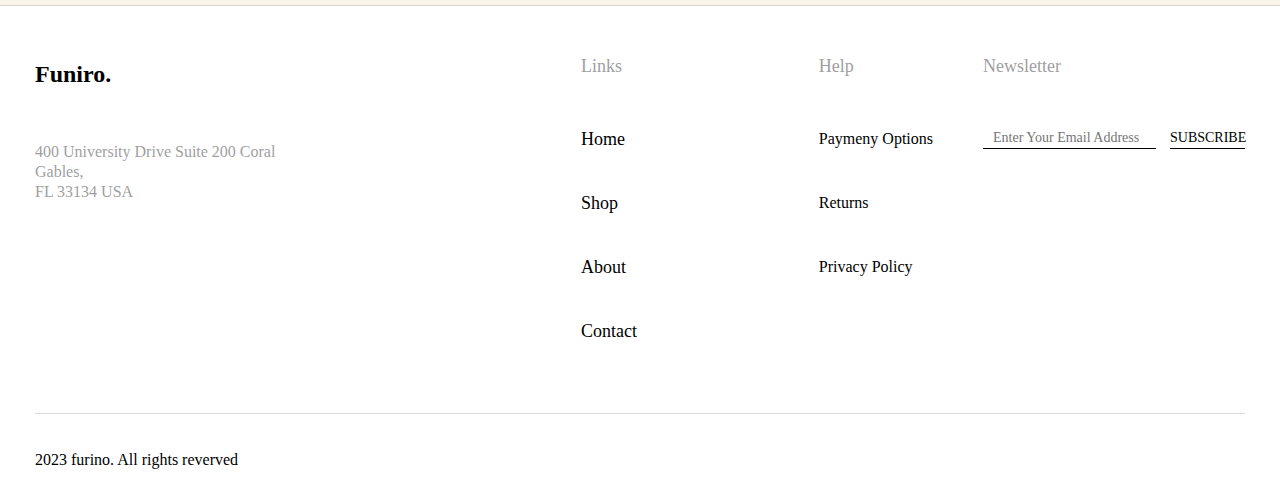
<file: contact.html>
<!DOCTYPE html>
<html lang="en">
<head>
    <meta charset="UTF-8">
    <meta name="viewport" content="width=device-width">
    <link href="styles.css" rel="stylesheet"/>
    <link rel="stylesheet" href="https://cdnjs.cloudflare.com/ajax/libs/font-awesome/4.7.0/css/font-awesome.min.css">
    <title>E-Commerce</title>
</head>
<body>
    <header>
        <div class="header-container">
            <div class="header-body">
                <div class="header-logo">
                    <button class="header-menu-container" onclick="myFunction(this)">
                        <div class="bar1"></div>
                        <div class="bar2"></div>
                        <div class="bar3"></div>
                    </button>
                    <div class="dropdown-content">
                        <a href="index.html">Home</a>
                        <a href="shop.html">Shop</a>
                        <a href="about.html">About</a>
                        <a href="contact.html">Contact</a>
                    </div>
                    <a href="index.html" class="big-logo"><img src="images/Furniro-logo.png" alt="HeaderLogo"></a>
                    <a href="index.html" class="mini-logo"><img src="images/Mini-logo.png" alt="HeaderLogo"></a>
                </div>
                <div class="header-menu">
                    <ul class="navbar-menu">
                        <li class="text-link"><a href="index.html">Home</a></li>
                        <li class="text-link"><a href="shop.html">Shop</a></li>
                        <li class="text-link"><a href="about.html">About</a></li>
                        <li class="text-link"><a href="contact.html">Contact</a></li>
                    </ul>
                </div>       
                <div class="header-icons ">
                    <div class="account-icon header-icon">
                        <a href="">
                            <img src="images/Account-icon.png" alt="AccountIcon">
                        </a>
                    </div>
                    <div class="search-icon header-icon">
                        <a href="">
                            <img src="images/Search-icon.png" alt="SearchIcon">
                        </a>
                    </div>
                    <div class="wishlist-icon header-icon">
                        <a href="">
                            <img src="images/Wishlist-icon.png" alt="WishlistIcon">
                        </a>
                    </div>
                    <div class="microcart-icon header-icon">
                        <a href="">
                            <img src="images/Microcart-icon.png" alt="MicrocartIcon">
                        </a>
                    </div>
                </div>
            </div>
        </div>
        <div class="search-container mt-2 border-b">
            <form action="">
                <input type="text" placeholder="Otsi..." name="search">                
                    <button type="submit"><img src="images/Search-icon.png" alt="SearchIcon">
                    </button>
                </input>
            </form>
        </div>
    </header>
    <main>
        <div class="contact-main">
            <div class="page-heading">
                <img src="images/shop_header.jpg" alt="page-heading">
                <div class="page-text">
                    <a href="contact.html" class="contact-logo">
                        <img src="images/contact-mini-logo.png" alt="mini-logo">
                        Contact
                        <p>Home > Contact</p>     
                    </a>
                </div>
            </div>
            <div class="contact-container">
                <div class="contact-text-container">
                    <h2>Get In Touch With Us</h2>
                    <p>For More Information About Our Product & Services. Please Feel Free To Drop Us An Email. Our Staff Always Be There To Help You Out. Do Not Hesitate!</p>
                </div>
                <div class="contact-form">
                    <div class="contact-info-container">
                        <div class="contact-address contact-info">
                            <div class="address-icon">
                                <img src="images/Address-icon.png" alt="Address icon">
                            </div>
                            <div class="contact-text">
                                <h4>Address</h4>
                                <p>236 5th SE Avenue,<br> New York NY10000, <br> United  States</p>
                            </div>
                        </div>
                        <div class="contact-phone contact-info">
                            <div class="phone-icon">
                                <img src="images/Phone-icon.png" alt="Phone icon">
                            </div>
                            <div class="contact-text">
                                <h4>Phone</h4>
                                <p>Mobile: +(84) 546-6789 <br>
                                    Hotline: +(84) 456-6789</p>
                            </div>
                        </div>
                        <div class="contact-time contact-info">
                            <div class="time-icon">
                                <img src="images/Time-icon.png" alt="Time icon">
                            </div>
                            <div class="contact-text">
                                <h4>Working Time</h4>
                                <p>Monday-Friday: <br> 9:00 - 22:00
                                    <br>Saturday-Sunday: <br>9:00 - 21:00</p>
                            </div>
                        </div>
                    </div>
                    <div class="contact-form-container">
                        <form >
                            <label for="fname">Your Name</label>
                            <input type="text" id="fname" name="firstname" placeholder="Abc">
                        
                            <label for="lname">Email address</label>
                            <input type="text" id="lname" name="lastname" placeholder="Abc@def.com">
                        
                            <label for="subject">Subject</label>
                            <textarea id="subject" name="subject" placeholder="This is an optional"></textarea>
                            
                            <label for="message">Message</label>
                            <textarea class="message" id="message" name="message" placeholder="Hi! i’d like to ask about"></textarea>
                        
                            <input type="submit" value="Submit">
                        </form> 
                    </div>
                </div>
            </div>
            <div class="advantages">
                <div class="advantage-items">
                    <div class="advantage-item">
                        <div class="advantage-icon">
                            <img src="images/Quality-icon.png" alt="">
                        </div>
                        <div class="advantage-title">
                            <h4>High Quality</h4>
                            <p>crafted from top materials</p>                        
                        </div>

                    </div>
                    <div class="advantage-item">
                        <div class="advantage-icon">
                            <img src="images/Warranty-icon.png" alt="">
                        </div>
                        <div class="advantage-title">
                            <h4>Warranty Protection</h4>
                            <p>Over 2 years</p>                        
                        </div>
                    </div>
                    <div class="advantage-item">
                        <div class="advantage-icon">
                            <img src="images/Shipping-icon.png" alt="">
                        </div>
                        <div class="advantage-title">
                            <h4>Free Shipping</h4>
                            <p>Order over 150 $</p>                        
                        </div>
                    </div>
                    <div class="advantage-item">
                        <div class="advantage-icon">
                            <img src="images/Customer-support-icon.png" alt="">
                        </div>
                        <div class="advantage-title">
                            <h4>24 / 7 Support</h4>
                            <p>Dedicated support</p>                        
                        </div>
                    </div>
                </div>
            </div>
        </div>
    </main>
    <footer>
        <div class="footer-container">
            <div class="footer-content">
                <div class="footer-text">
                    <a href="index.html">
                        <h6>Funiro.</h6>
                    </a>
                    <p>400 University Drive Suite 200 Coral <br>
                        Gables, <br>
                        FL 33134 USA</p>
                </div>
                <div class="footer-column">
                    <div class="footer-column-items">
                        <div class="footer-links footer-item">
                            <div class="footer-item-header">
                                <h6>Links</h6>
                            </div>
                            <div class="footer-links-items">
                                <ul class="footer-links-items footer-items">
                                    <li>
                                        <a href="index.html">Home</a>
                                    </li>
                                    <li>
                                        <a href="shop.html">Shop</a>
                                    </li>
                                    <li>
                                        <a href="about.html">About</a>
                                    </li>
                                    <li>
                                        <a href="contact.html">Contact</a>
                                    </li>
                                </ul>                                
                            </div>
                        </div>
                        <div class="footer-help footer-item">
                            <div class="footer-item-header">
                                <h6>Help</h6>
                            </div>
                            <div class="footer-help-items">
                                <ul class="footer-help-items footer-items">
                                    <li>
                                        <a href="">Paymeny Options</a>
                                    </li>
                                    <li>
                                        <a href="">Returns</a>
                                    </li>
                                    <li>
                                        <a href="">Privacy Policy</a>
                                    </li>
                                </ul>
                            </div>
                        </div>
                    </div>
                    <div class="footer-newsletter footer-item">
                        <div class="footer-item-header">
                            <h6>Newsletter</h6>
                        </div>
                        <div class="newletter-input">
                            <form action="">
                                <input type="text" placeholder="Enter Your Email Address" name="search">                
                                    <button type="submit" class="newletter-button">SUBSCRIBE</button>
                                </input>
                            </form>
                        </div>
                    </div>
                </div>
            </div>
            <div class="furniro-rights">
                <p>2023 furino. All rights reverved</p>
            </div>
        </div>
    </footer>
    <script src="index.js"></script>
</body>
</html>
</file>
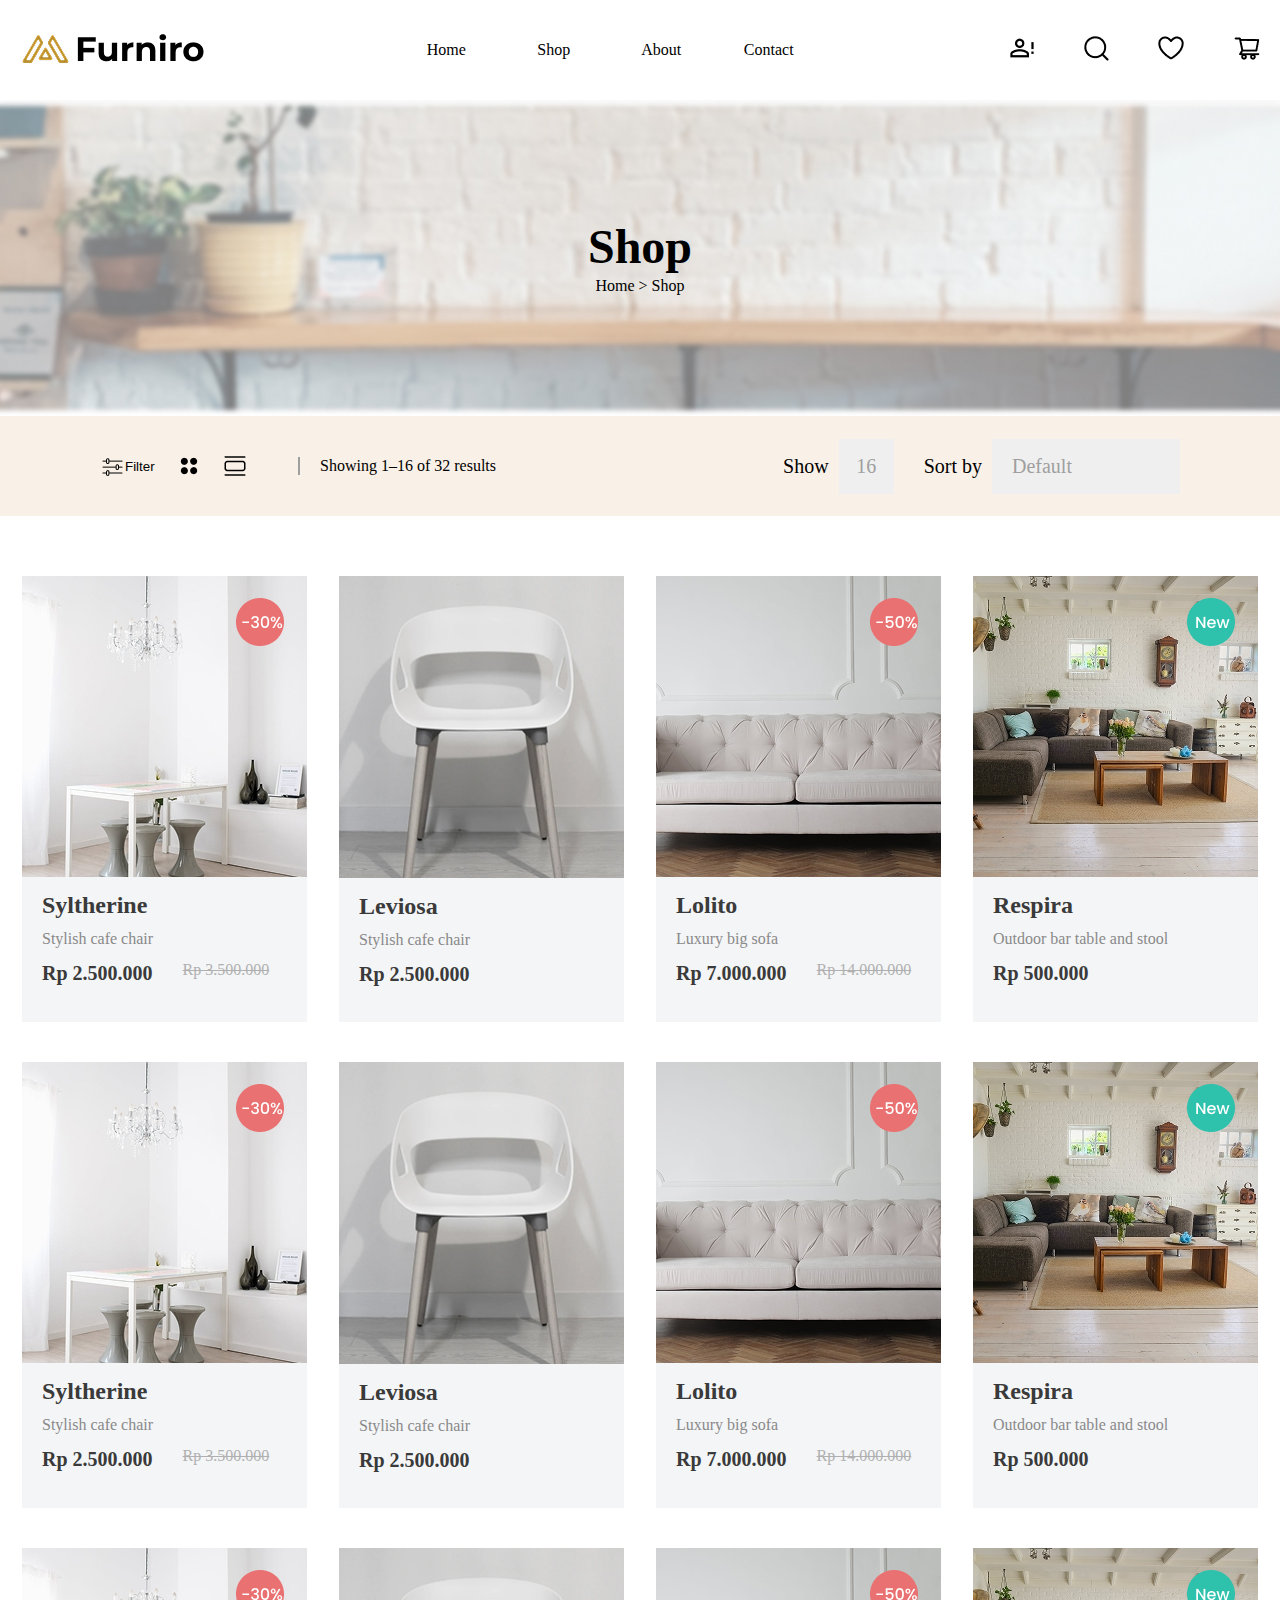
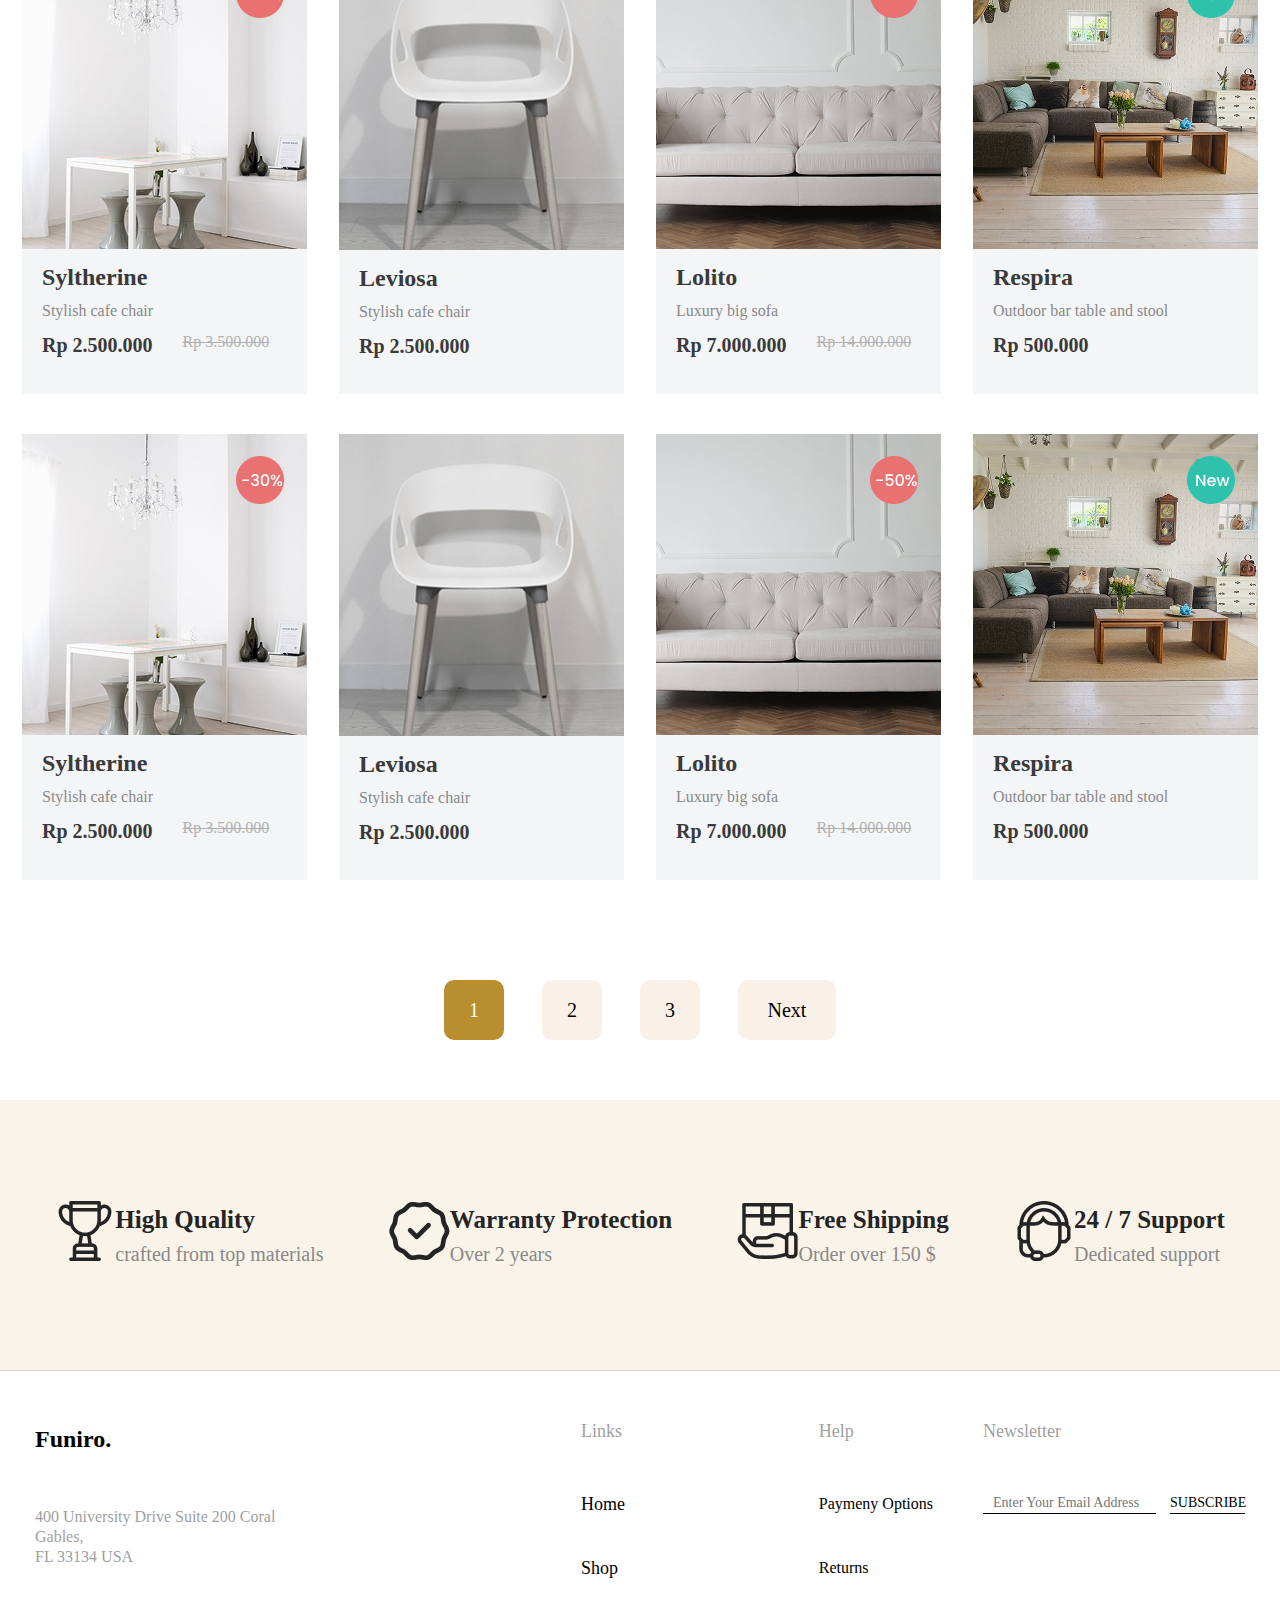
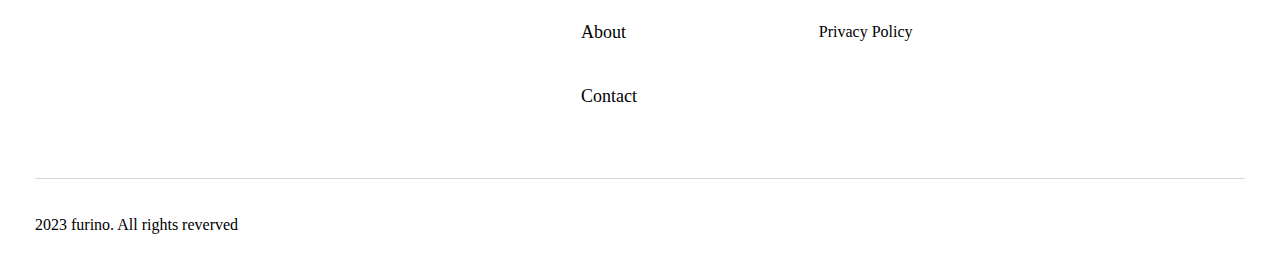
<file: shop.html>
<!DOCTYPE html>
<html lang="en">
<head>
    <meta charset="UTF-8">
    <meta name="viewport" content="width=device-width">
    <link href="styles.css" rel="stylesheet"/>
    <link rel="stylesheet" href="https://cdnjs.cloudflare.com/ajax/libs/font-awesome/4.7.0/css/font-awesome.min.css">
    <title>E-Commerce</title>
</head>
<body>
    <header>
        <div class="header-container">
            <div class="header-body">
                <div class="header-logo">
                    <button class="header-menu-container" onclick="myFunction(this)">
                        <div class="bar1"></div>
                        <div class="bar2"></div>
                        <div class="bar3"></div>
                    </button>
                    <div class="dropdown-content">
                        <a href="index.html">Home</a>
                        <a href="shop.html">Shop</a>
                        <a href="about.html">About</a>
                        <a href="contact.html">Contact</a>
                    </div>
                    <a href="index.html" class="big-logo"><img src="images/Furniro-logo.png" alt="HeaderLogo"></a>
                    <a href="index.html" class="mini-logo"><img src="images/Mini-logo.png" alt="HeaderLogo"></a>
                </div>
                <div class="header-menu">
                    <ul class="navbar-menu">
                        <li class="text-link"><a href="index.html">Home</a></li>
                        <li class="text-link"><a href="shop.html">Shop</a></li>
                        <li class="text-link"><a href="about.html">About</a></li>
                        <li class="text-link"><a href="contact.html">Contact</a></li>
                    </ul>
                </div>       
                <div class="header-icons ">
                    <div class="account-icon header-icon">
                        <a href="">
                            <img src="images/Account-icon.png" alt="AccountIcon">
                        </a>
                    </div>
                    <div class="search-icon header-icon">
                        <a href="">
                            <img src="images/Search-icon.png" alt="SearchIcon">
                        </a>
                    </div>
                    <div class="wishlist-icon header-icon">
                        <a href="">
                            <img src="images/Wishlist-icon.png" alt="WishlistIcon">
                        </a>
                    </div>
                    <div class="microcart-icon header-icon">
                        <a href="">
                            <img src="images/Microcart-icon.png" alt="MicrocartIcon">
                        </a>
                    </div>
                </div>
            </div>
        </div>
        <div class="search-container mt-2 border-b">
            <form action="">
                <input type="text" placeholder="Otsi..." name="search">                
                    <button type="submit"><img src="images/Search-icon.png" alt="SearchIcon">
                    </button>
                </input>
            </form>
        </div>
    </header>
    <main>
        <div></div>
        <div class="page-heading">
            <img src="images/shop_header.jpg" alt="page-heading">
            <div class="page-text">
                <a href="shop.html">
                    Shop
                    <p>Home > Shop</p>     
                </a>
            </div>
        </div>
        <div class="filter-menu">
            <div class="filter-menu-left">
                <div class="products-filter">
                    <button class="filter-button">
                        <img src="images/Filter-icon.png" alt="">
                        Filter                        
                    </button>
                    <button class="filter-button">
                        <img src="images/grid-big-round.png" alt="">
                    </button>
                    <button class="filter-button">
                        <img src="images/view-list.png" alt="">
                    </button>
                </div>
                <div class="product-count">
                    <p>Showing 1–16 of 32 results</p>
                </div>                
            </div>
            <div class="filter-menu-right">
                <div class="products-limit">
                    <p>Show</p>
                    <select name="sortby" id="products-limit">
                        <option value="option">16</option>
                        <option value="option">25</option>
                        <option value="option">50</option>
                        <option value="option">75</option>
                        <option value="option">100</option>
                    </select>
                </div>
                <div class="product-sorter">
                    <p>Sort by</p>
                    <select name="sortby" id="product-sorter">
                        <option value="option">Default</option>
                        <option value="option">Newest Above</option>
                        <option value="option">Name A-Z</option>
                        <option value="option">Name Z-A</option>
                        <option value="option">Price: Low to High</option>
                        <option value="option">Price: High to Low</option>
                    </select>
                </div>                
            </div>
        </div>
        <div class="shop-products">
            <div class="products-items">
                <div class="products-item">
                    <a href="single-product.html">
                        <div class="products-overlay">
                            <button class="overlay-button">Add to Cart</button>
                            <div class="overlay-interact-buttons">
                                <button>
                                    <img src="images/Share-vector.png" alt="Share-vector">
                                    Share
                                </button>
                                <button>
                                    <img src="images/Compare-vector.png" alt="Compare-vector">
                                    Compare
                                </button>
                                <button>
                                    <img src="images/Like-vector.png" alt="Like-vector" class="pt-1">
                                    Like
                                </button>
                            </div>
                        </div>
                        <div class="sale-tag">
                            <img src="images/30-sale.png" alt="30% sale">
                        </div>  
                        <div class="product-image">
                            <img src="images/Syltherine.jpg" alt="Product item">
                        </div>
                        <div class="product-item-text">
                            <h2>Syltherine</h2>
                            <p>Stylish cafe chair</p>
                            <div class="product-price">
                                <h4>Rp 2.500.000</h4>
                                <p>Rp 3.500.000</p>
                            </div>    
                        </div>                                  
                    </a>
                </div>
                <div class="products-item">
                    <a href="single-product.html">
                        <div class="products-overlay">
                            <button class="overlay-button">Add to Cart</button>
                            <div class="overlay-interact-buttons">
                                <button>
                                    <img src="images/Share-vector.png" alt="Share icon">
                                    Share
                                </button>
                                <button>
                                    <img src="images/Compare-vector.png" alt="Compare icon">
                                    Compare
                                </button>
                                <button>
                                    <img src="images/Like-vector.png" alt="Like icon" class="pt-1">
                                    Like
                                </button>
                            </div>
                        </div>
                        <div class="product-image">
                            <img src="images/Leviosa.jpg" alt="Product item">
                        </div>
                        <div class="product-item-text">
                            <h2>Leviosa</h2>
                            <p>Stylish cafe chair</p>
                            <div class="product-price">
                                <h4>Rp 2.500.000</h4>
                            </div>    
                        </div>                                    
                    </a>
                </div>
                <div class="products-item">
                    <a href="single-product.html">
                        <div class="products-overlay">
                            <button class="overlay-button">Add to Cart</button>
                            <div class="overlay-interact-buttons">
                                <button>
                                    <img src="images/Share-vector.png" alt="Share-vector">
                                    Share
                                </button>
                                <button>
                                    <img src="images/Compare-vector.png" alt="Compare-vector">
                                    Compare
                                </button>
                                <button>
                                    <img src="images/Like-vector.png" alt="Like-vector" class="pt-1">
                                    Like
                                </button>
                            </div>
                        </div>
                        <div class="sale-tag">
                            <img src="images/50-sale.png" alt="30% sale">
                        </div>  
                        <div class="product-image">
                            <img src="images/Lolito.jpg" alt="Product item">
                        </div>
                        <div class="product-item-text">
                            <h2>Lolito</h2>
                            <p>Luxury big sofa</p>
                            <div class="product-price">
                                <h4>Rp 7.000.000</h4>
                                <p>Rp 14.000.000</p>
                            </div>    
                        </div>
                    </a>
                </div>
                <div class="products-item">
                    <a href="single-product.html">
                        <div class="products-overlay">
                            <button class="overlay-button">Add to Cart</button>
                            <div class="overlay-interact-buttons">
                                <button>
                                    <img src="images/Share-vector.png" alt="Share-vector">
                                    Share
                                </button>
                                <button>
                                    <img src="images/Compare-vector.png" alt="Compare-vector">
                                    Compare
                                </button>
                                <button>
                                    <img src="images/Like-vector.png" alt="Like-vector" class="pt-1">
                                    Like
                                </button>
                            </div>
                        </div>
                        <div class="sale-tag">
                            <img src="images/new-sale.png" alt="30% sale">
                        </div>  
                        <div class="product-image">
                            <img src="images/Respira.jpg" alt="Product item">
                        </div>
                        <div class="product-item-text">
                            <h2>Respira</h2>
                            <p>Outdoor bar table and stool</p>
                            <div class="product-price">
                                <h4>Rp 500.000</h4>
                            </div>    
                        </div>
                    </a>
                </div>                            <div class="products-item">
                    <a href="single-product.html">
                        <div class="products-overlay">
                            <button class="overlay-button">Add to Cart</button>
                            <div class="overlay-interact-buttons">
                                <button>
                                    <img src="images/Share-vector.png" alt="Share-vector">
                                    Share
                                </button>
                                <button>
                                    <img src="images/Compare-vector.png" alt="Compare-vector">
                                    Compare
                                </button>
                                <button>
                                    <img src="images/Like-vector.png" alt="Like-vector" class="pt-1">
                                    Like
                                </button>
                            </div>
                        </div>
                        <div class="sale-tag">
                            <img src="images/30-sale.png" alt="30% sale">
                        </div>  
                        <div class="product-image">
                            <img src="images/Syltherine.jpg" alt="Product item">
                        </div>
                        <div class="product-item-text">
                            <h2>Syltherine</h2>
                            <p>Stylish cafe chair</p>
                            <div class="product-price">
                                <h4>Rp 2.500.000</h4>
                                <p>Rp 3.500.000</p>
                            </div>    
                        </div>                                  
                    </a>
                </div>
                <div class="products-item">
                    <a href="single-product.html">
                        <div class="products-overlay">
                            <button class="overlay-button">Add to Cart</button>
                            <div class="overlay-interact-buttons">
                                <button>
                                    <img src="images/Share-vector.png" alt="Share icon">
                                    Share
                                </button>
                                <button>
                                    <img src="images/Compare-vector.png" alt="Compare icon">
                                    Compare
                                </button>
                                <button>
                                    <img src="images/Like-vector.png" alt="Like icon" class="pt-1">
                                    Like
                                </button>
                            </div>
                        </div>
                        <div class="product-image">
                            <img src="images/Leviosa.jpg" alt="Product item">
                        </div>
                        <div class="product-item-text">
                            <h2>Leviosa</h2>
                            <p>Stylish cafe chair</p>
                            <div class="product-price">
                                <h4>Rp 2.500.000</h4>
                            </div>    
                        </div>                                    
                    </a>
                </div>
                <div class="products-item">
                    <a href="single-product.html">
                        <div class="products-overlay">
                            <button class="overlay-button">Add to Cart</button>
                            <div class="overlay-interact-buttons">
                                <button>
                                    <img src="images/Share-vector.png" alt="Share-vector">
                                    Share
                                </button>
                                <button>
                                    <img src="images/Compare-vector.png" alt="Compare-vector">
                                    Compare
                                </button>
                                <button>
                                    <img src="images/Like-vector.png" alt="Like-vector" class="pt-1">
                                    Like
                                </button>
                            </div>
                        </div>
                        <div class="sale-tag">
                            <img src="images/50-sale.png" alt="30% sale">
                        </div>  
                        <div class="product-image">
                            <img src="images/Lolito.jpg" alt="Product item">
                        </div>
                        <div class="product-item-text">
                            <h2>Lolito</h2>
                            <p>Luxury big sofa</p>
                            <div class="product-price">
                                <h4>Rp 7.000.000</h4>
                                <p>Rp 14.000.000</p>
                            </div>    
                        </div>
                    </a>
                </div>
                <div class="products-item">
                    <a href="single-product.html">
                        <div class="products-overlay">
                            <button class="overlay-button">Add to Cart</button>
                            <div class="overlay-interact-buttons">
                                <button>
                                    <img src="images/Share-vector.png" alt="Share-vector">
                                    Share
                                </button>
                                <button>
                                    <img src="images/Compare-vector.png" alt="Compare-vector">
                                    Compare
                                </button>
                                <button>
                                    <img src="images/Like-vector.png" alt="Like-vector" class="pt-1">
                                    Like
                                </button>
                            </div>
                        </div>
                        <div class="sale-tag">
                            <img src="images/new-sale.png" alt="30% sale">
                        </div>  
                        <div class="product-image">
                            <img src="images/Respira.jpg" alt="Product item">
                        </div>
                        <div class="product-item-text">
                            <h2>Respira</h2>
                            <p>Outdoor bar table and stool</p>
                            <div class="product-price">
                                <h4>Rp 500.000</h4>
                            </div>    
                        </div>
                    </a>
                </div>                            <div class="products-item">
                    <a href="single-product.html">
                        <div class="products-overlay">
                            <button class="overlay-button">Add to Cart</button>
                            <div class="overlay-interact-buttons">
                                <button>
                                    <img src="images/Share-vector.png" alt="Share-vector">
                                    Share
                                </button>
                                <button>
                                    <img src="images/Compare-vector.png" alt="Compare-vector">
                                    Compare
                                </button>
                                <button>
                                    <img src="images/Like-vector.png" alt="Like-vector" class="pt-1">
                                    Like
                                </button>
                            </div>
                        </div>
                        <div class="sale-tag">
                            <img src="images/30-sale.png" alt="30% sale">
                        </div>  
                        <div class="product-image">
                            <img src="images/Syltherine.jpg" alt="Product item">
                        </div>
                        <div class="product-item-text">
                            <h2>Syltherine</h2>
                            <p>Stylish cafe chair</p>
                            <div class="product-price">
                                <h4>Rp 2.500.000</h4>
                                <p>Rp 3.500.000</p>
                            </div>    
                        </div>                                  
                    </a>
                </div>
                <div class="products-item">
                    <a href="single-product.html">
                        <div class="products-overlay">
                            <button class="overlay-button">Add to Cart</button>
                            <div class="overlay-interact-buttons">
                                <button>
                                    <img src="images/Share-vector.png" alt="Share icon">
                                    Share
                                </button>
                                <button>
                                    <img src="images/Compare-vector.png" alt="Compare icon">
                                    Compare
                                </button>
                                <button>
                                    <img src="images/Like-vector.png" alt="Like icon" class="pt-1">
                                    Like
                                </button>
                            </div>
                        </div>
                        <div class="product-image">
                            <img src="images/Leviosa.jpg" alt="Product item">
                        </div>
                        <div class="product-item-text">
                            <h2>Leviosa</h2>
                            <p>Stylish cafe chair</p>
                            <div class="product-price">
                                <h4>Rp 2.500.000</h4>
                            </div>    
                        </div>                                    
                    </a>
                </div>
                <div class="products-item">
                    <a href="single-product.html">
                        <div class="products-overlay">
                            <button class="overlay-button">Add to Cart</button>
                            <div class="overlay-interact-buttons">
                                <button>
                                    <img src="images/Share-vector.png" alt="Share-vector">
                                    Share
                                </button>
                                <button>
                                    <img src="images/Compare-vector.png" alt="Compare-vector">
                                    Compare
                                </button>
                                <button>
                                    <img src="images/Like-vector.png" alt="Like-vector" class="pt-1">
                                    Like
                                </button>
                            </div>
                        </div>
                        <div class="sale-tag">
                            <img src="images/50-sale.png" alt="30% sale">
                        </div>  
                        <div class="product-image">
                            <img src="images/Lolito.jpg" alt="Product item">
                        </div>
                        <div class="product-item-text">
                            <h2>Lolito</h2>
                            <p>Luxury big sofa</p>
                            <div class="product-price">
                                <h4>Rp 7.000.000</h4>
                                <p>Rp 14.000.000</p>
                            </div>    
                        </div>
                    </a>
                </div>
                <div class="products-item">
                    <a href="single-product.html">
                        <div class="products-overlay">
                            <button class="overlay-button">Add to Cart</button>
                            <div class="overlay-interact-buttons">
                                <button>
                                    <img src="images/Share-vector.png" alt="Share-vector">
                                    Share
                                </button>
                                <button>
                                    <img src="images/Compare-vector.png" alt="Compare-vector">
                                    Compare
                                </button>
                                <button>
                                    <img src="images/Like-vector.png" alt="Like-vector" class="pt-1">
                                    Like
                                </button>
                            </div>
                        </div>
                        <div class="sale-tag">
                            <img src="images/new-sale.png" alt="30% sale">
                        </div>  
                        <div class="product-image">
                            <img src="images/Respira.jpg" alt="Product item">
                        </div>
                        <div class="product-item-text">
                            <h2>Respira</h2>
                            <p>Outdoor bar table and stool</p>
                            <div class="product-price">
                                <h4>Rp 500.000</h4>
                            </div>    
                        </div>
                    </a>
                </div>                            <div class="products-item">
                    <a href="single-product.html">
                        <div class="products-overlay">
                            <button class="overlay-button">Add to Cart</button>
                            <div class="overlay-interact-buttons">
                                <button>
                                    <img src="images/Share-vector.png" alt="Share-vector">
                                    Share
                                </button>
                                <button>
                                    <img src="images/Compare-vector.png" alt="Compare-vector">
                                    Compare
                                </button>
                                <button>
                                    <img src="images/Like-vector.png" alt="Like-vector" class="pt-1">
                                    Like
                                </button>
                            </div>
                        </div>
                        <div class="sale-tag">
                            <img src="images/30-sale.png" alt="30% sale">
                        </div>  
                        <div class="product-image">
                            <img src="images/Syltherine.jpg" alt="Product item">
                        </div>
                        <div class="product-item-text">
                            <h2>Syltherine</h2>
                            <p>Stylish cafe chair</p>
                            <div class="product-price">
                                <h4>Rp 2.500.000</h4>
                                <p>Rp 3.500.000</p>
                            </div>    
                        </div>                                  
                    </a>
                </div>
                <div class="products-item">
                    <a href="single-product.html">
                        <div class="products-overlay">
                            <button class="overlay-button">Add to Cart</button>
                            <div class="overlay-interact-buttons">
                                <button>
                                    <img src="images/Share-vector.png" alt="Share icon">
                                    Share
                                </button>
                                <button>
                                    <img src="images/Compare-vector.png" alt="Compare icon">
                                    Compare
                                </button>
                                <button>
                                    <img src="images/Like-vector.png" alt="Like icon" class="pt-1">
                                    Like
                                </button>
                            </div>
                        </div>
                        <div class="product-image">
                            <img src="images/Leviosa.jpg" alt="Product item">
                        </div>
                        <div class="product-item-text">
                            <h2>Leviosa</h2>
                            <p>Stylish cafe chair</p>
                            <div class="product-price">
                                <h4>Rp 2.500.000</h4>
                            </div>    
                        </div>                                    
                    </a>
                </div>
                <div class="products-item">
                    <a href="single-product.html">
                        <div class="products-overlay">
                            <button class="overlay-button">Add to Cart</button>
                            <div class="overlay-interact-buttons">
                                <button>
                                    <img src="images/Share-vector.png" alt="Share-vector">
                                    Share
                                </button>
                                <button>
                                    <img src="images/Compare-vector.png" alt="Compare-vector">
                                    Compare
                                </button>
                                <button>
                                    <img src="images/Like-vector.png" alt="Like-vector" class="pt-1">
                                    Like
                                </button>
                            </div>
                        </div>
                        <div class="sale-tag">
                            <img src="images/50-sale.png" alt="30% sale">
                        </div>  
                        <div class="product-image">
                            <img src="images/Lolito.jpg" alt="Product item">
                        </div>
                        <div class="product-item-text">
                            <h2>Lolito</h2>
                            <p>Luxury big sofa</p>
                            <div class="product-price">
                                <h4>Rp 7.000.000</h4>
                                <p>Rp 14.000.000</p>
                            </div>    
                        </div>
                    </a>
                </div>
                <div class="products-item">
                    <a href="single-product.html">
                        <div class="products-overlay">
                            <button class="overlay-button">Add to Cart</button>
                            <div class="overlay-interact-buttons">
                                <button>
                                    <img src="images/Share-vector.png" alt="Share-vector">
                                    Share
                                </button>
                                <button>
                                    <img src="images/Compare-vector.png" alt="Compare-vector">
                                    Compare
                                </button>
                                <button>
                                    <img src="images/Like-vector.png" alt="Like-vector" class="pt-1">
                                    Like
                                </button>
                            </div>
                        </div>
                        <div class="sale-tag">
                            <img src="images/new-sale.png" alt="30% sale">
                        </div>  
                        <div class="product-image">
                            <img src="images/Respira.jpg" alt="Product item">
                        </div>
                        <div class="product-item-text">
                            <h2>Respira</h2>
                            <p>Outdoor bar table and stool</p>
                            <div class="product-price">
                                <h4>Rp 500.000</h4>
                            </div>    
                        </div>
                    </a>
                </div>
            </div>
            <div class="shop-product-pagination">
                <nav class="pagination">
                    <span class="pagination-item">1</span>
                    <a href="#" class="pagination-item">2</a>
                    <a href="#" class="pagination-item">3</a>
                    <div class="pagination-item pagination-item-next">
                        <a href="#">Next</a>
                    </div>
                </nav>
            </div>
        </div>
        <div class="advantages">
            <div class="advantage-items">
                <div class="advantage-item">
                    <div class="advantage-icon">
                        <img src="images/Quality-icon.png" alt="">
                    </div>
                    <div class="advantage-title">
                        <h4>High Quality</h4>
                        <p>crafted from top materials</p>                        
                    </div>

                </div>
                <div class="advantage-item">
                    <div class="advantage-icon">
                        <img src="images/Warranty-icon.png" alt="">
                    </div>
                    <div class="advantage-title">
                        <h4>Warranty Protection</h4>
                        <p>Over 2 years</p>                        
                    </div>
                </div>
                <div class="advantage-item">
                    <div class="advantage-icon">
                        <img src="images/Shipping-icon.png" alt="">
                    </div>
                    <div class="advantage-title">
                        <h4>Free Shipping</h4>
                        <p>Order over 150 $</p>                        
                    </div>
                </div>
                <div class="advantage-item">
                    <div class="advantage-icon">
                        <img src="images/Customer-support-icon.png" alt="">
                    </div>
                    <div class="advantage-title">
                        <h4>24 / 7 Support</h4>
                        <p>Dedicated support</p>                        
                    </div>
                </div>
            </div>
        </div>
    </main>
    <footer>
        <div class="footer-container">
            <div class="footer-content">
                <div class="footer-text">
                    <a href="index.html">
                        <h6>Funiro.</h6>
                    </a>
                    <p>400 University Drive Suite 200 Coral <br>
                        Gables, <br>
                        FL 33134 USA</p>
                </div>
                <div class="footer-column">
                    <div class="footer-column-items">
                        <div class="footer-links footer-item">
                            <div class="footer-item-header">
                                <h6>Links</h6>
                            </div>
                            <div class="footer-links-items">
                                <ul class="footer-links-items footer-items">
                                    <li>
                                        <a href="index.html">Home</a>
                                    </li>
                                    <li>
                                        <a href="shop.html">Shop</a>
                                    </li>
                                    <li>
                                        <a href="about.html">About</a>
                                    </li>
                                    <li>
                                        <a href="contact.html">Contact</a>
                                    </li>
                                </ul>                                
                            </div>
                        </div>
                        <div class="footer-help footer-item">
                            <div class="footer-item-header">
                                <h6>Help</h6>
                            </div>
                            <div class="footer-help-items">
                                <ul class="footer-help-items footer-items">
                                    <li>
                                        <a href="">Paymeny Options</a>
                                    </li>
                                    <li>
                                        <a href="">Returns</a>
                                    </li>
                                    <li>
                                        <a href="">Privacy Policy</a>
                                    </li>
                                </ul>
                            </div>
                        </div>
                    </div>
                    <div class="footer-newsletter footer-item">
                        <div class="footer-item-header">
                            <h6>Newsletter</h6>
                        </div>
                        <div class="newletter-input">
                            <form action="">
                                <input type="text" placeholder="Enter Your Email Address" name="search">                
                                    <button type="submit" class="newletter-button">SUBSCRIBE</button>
                                </input>
                            </form>
                        </div>
                    </div>
                </div>
            </div>
            <div class="furniro-rights">
                <p>2023 furino. All rights reverved</p>
            </div>
        </div>
    </footer>
    <script src="index.js"></script>
</body>
</html>
</file>
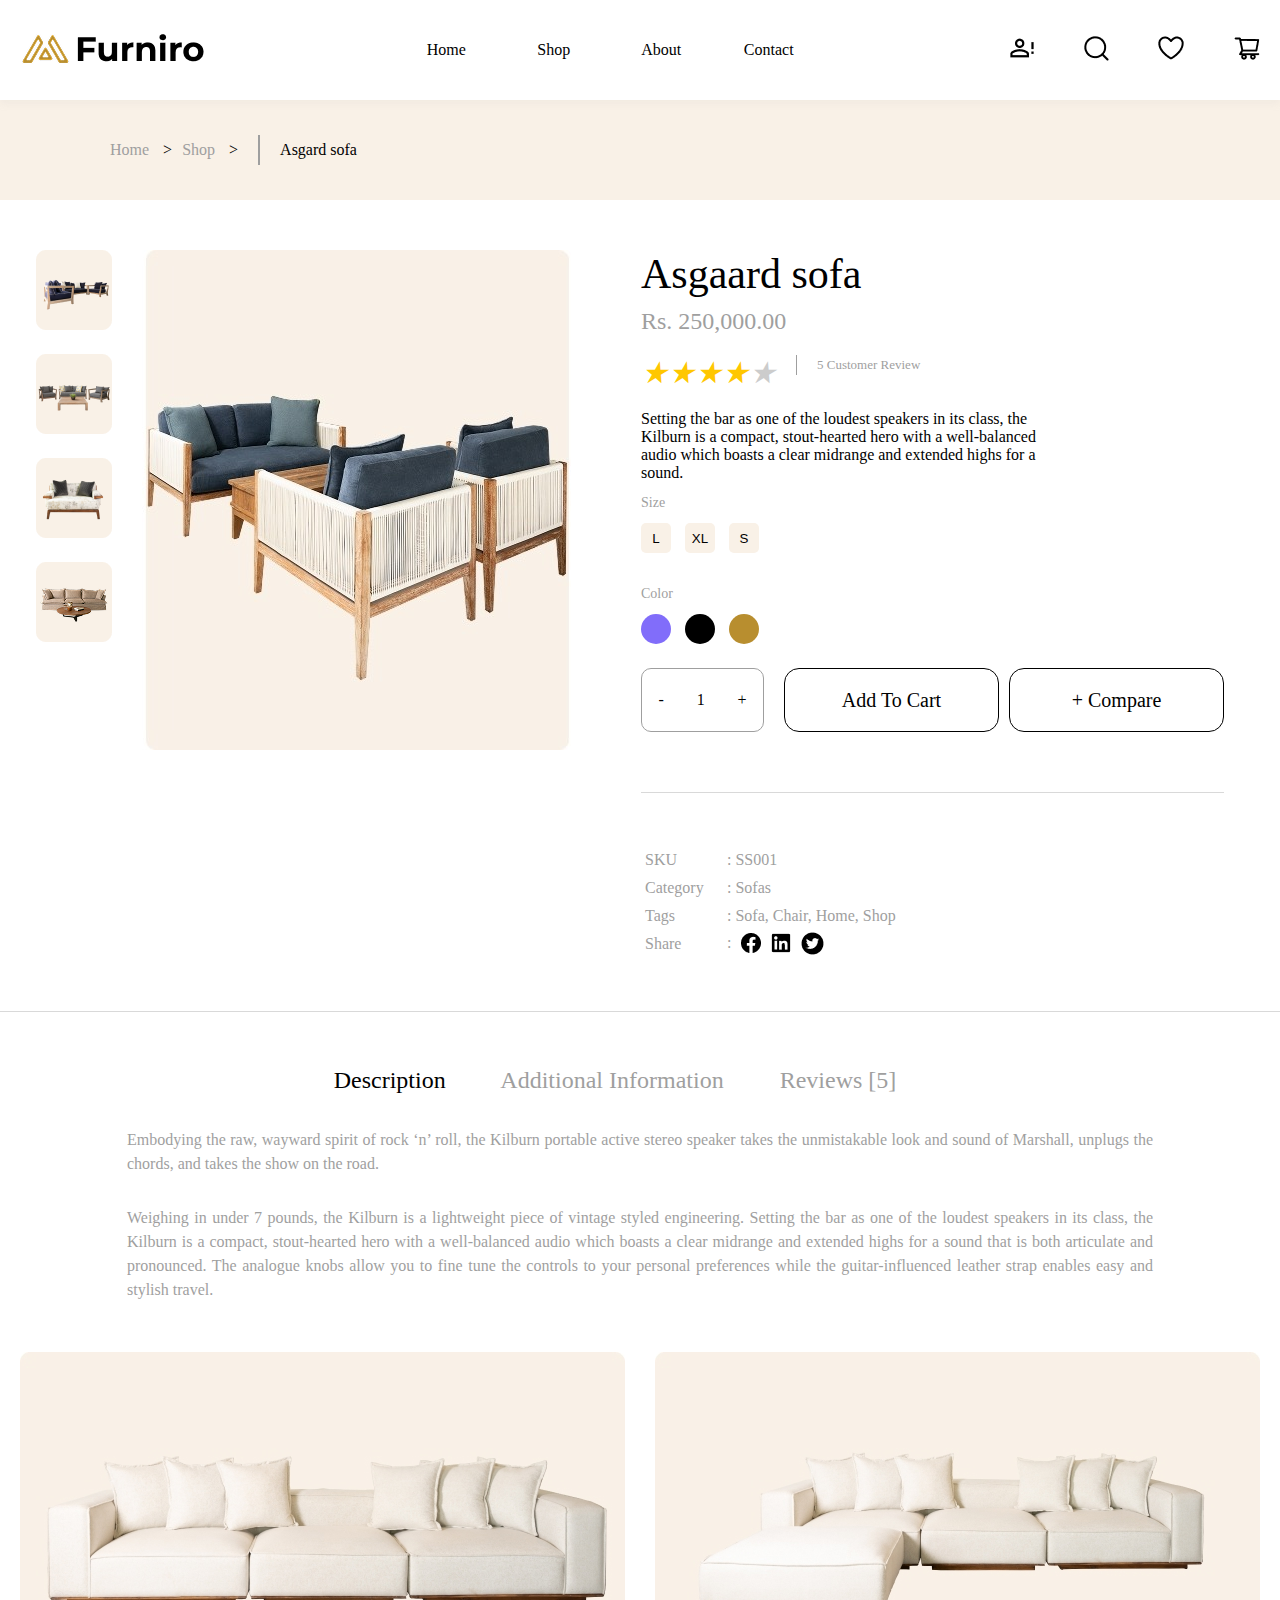
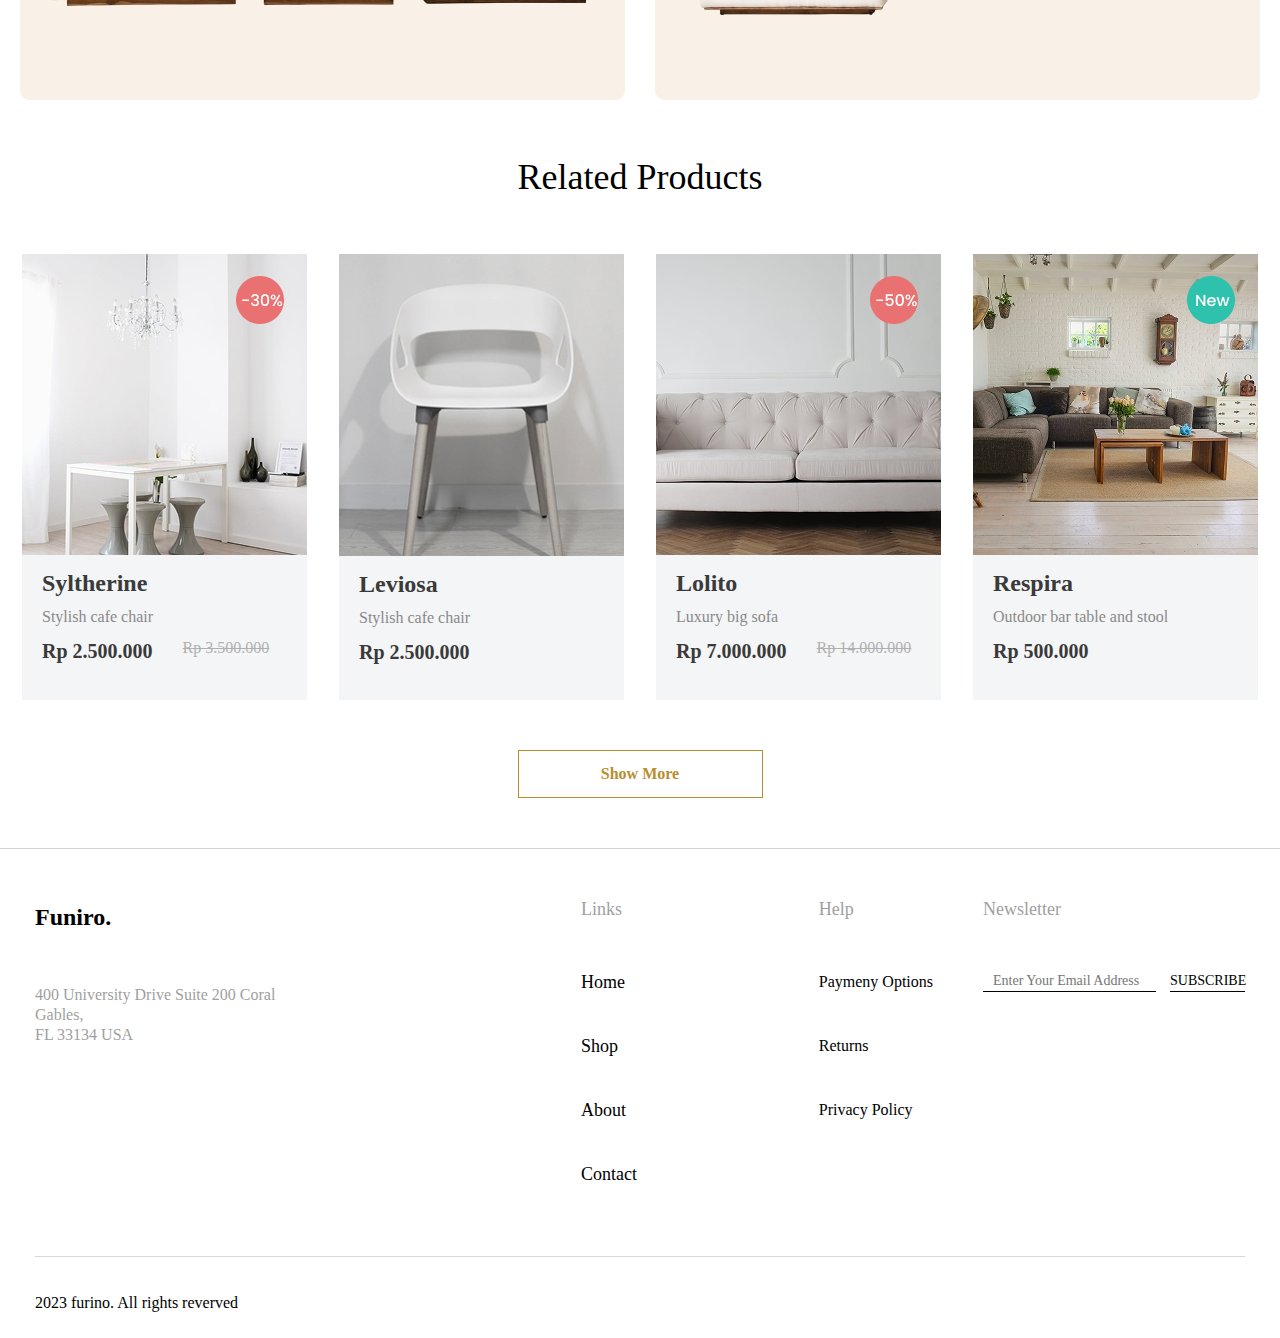
<file: single-product.html>
<!DOCTYPE html>
<html lang="en">
<head>
    <meta charset="UTF-8">
    <meta name="viewport" content="width=device-width">
    <link href="styles.css" rel="stylesheet"/>
    <link rel="stylesheet" href="https://cdnjs.cloudflare.com/ajax/libs/font-awesome/4.7.0/css/font-awesome.min.css">
    <title>E-Commerce</title>
</head>
<body>
    <header>
        <div class="header-container">
            <div class="header-body">
                <div class="header-logo">
                    <button class="header-menu-container" onclick="myFunction(this)">
                        <div class="bar1"></div>
                        <div class="bar2"></div>
                        <div class="bar3"></div>
                    </button>
                    <div class="dropdown-content">
                        <button class="header-menu-container" onclick="myFunction(this)">
                            <div class="bar1"></div>
                            <div class="bar2"></div>
                            <div class="bar3"></div>
                        </button>
                        <a href="index.html">Home</a>
                        <a href="shop.html">Shop</a>
                        <a href="about.html">About</a>
                        <a href="contact.html">Contact</a>
                    </div>
                    <a href="index.html" class="big-logo"><img src="images/Furniro-logo.png" alt="HeaderLogo"></a>
                    <a href="index.html" class="mini-logo"><img src="images/Mini-logo.png" alt="HeaderLogo"></a>
                </div>
                <div class="header-menu">
                    <ul class="navbar-menu">
                        <li class="text-link"><a href="index.html">Home</a></li>
                        <li class="text-link"><a href="shop.html">Shop</a></li>
                        <li class="text-link"><a href="about.html">About</a></li>
                        <li class="text-link"><a href="contact.html">Contact</a></li>
                    </ul>
                </div>       
                <div class="header-icons ">
                    <div class="account-icon header-icon">
                        <a href="">
                            <img src="images/Account-icon.png" alt="AccountIcon">
                        </a>
                    </div>
                    <div class="search-icon header-icon">
                        <a href="">
                            <img src="images/Search-icon.png" alt="SearchIcon">
                        </a>
                    </div>
                    <div class="wishlist-icon header-icon">
                        <a href="">
                            <img src="images/Wishlist-icon.png" alt="WishlistIcon">
                        </a>
                    </div>
                    <div class="microcart-icon header-icon">
                        <a href="">
                            <img src="images/Microcart-icon.png" alt="MicrocartIcon">
                        </a>
                    </div>
                </div>
            </div>
        </div>
        <div class="search-container mt-2 border-b">
            <form action="">
                <input type="text" placeholder="Otsi..." name="search">                
                    <button type="submit"><img src="images/Search-icon.png" alt="SearchIcon">
                    </button>
                </input>
            </form>
        </div>
    </header>
    <main>
        <div class="breadcrumbs">
            <span class="breadcrumb-item">
                <a href="index.html">Home</a>
                >
            </span>
            <span class="breadcrumb-item">
                <a href="index.html">Shop</a>
                >
            </span>
            <div class="vl"></div>
            <span class="breadcrumb-item breadcrumb-current">Asgard sofa</span>
        </div>
        <section class="product-container">
            <div class="single-product">
                <div class="single-product-gallery">
                    <div class="single-product-carousel">
                        <div class="product-slide">
                            <img src="images/Product-gallery-1.png" alt="Product image">
                        </div>
                        <div class="product-slide">
                            <img src="images/Product-gallery-2.png" alt="Product image">
                        </div>
                        <div class="product-slide">
                            <img src="images/Product-gallery-3.png" alt="Product image">
                        </div>
                        <div class="product-slide">
                            <img src="images/Product-gallery-4.png" alt="Product image">
                        </div>
                    </div>
                    <div class="product-image-container">
                        <div class="single-product-image">
                            <img src="images/Single-product-img.jpg" alt="Single product">
                        </div>
                    </div>
                </div>
                <div class="single-product-data">
                    <h1>Asgaard sofa</h1>
                    <h4>Rs. 250,000.00</h4>
                    <div class="single-product-review">
                        <div class="star-rating">
                            <i class="filled">&#9733;</i>
                            <i class="filled">&#9733;</i>
                            <i class="filled">&#9733;</i>
                            <i class="filled">&#9733;</i>
                            <i>&#9733;</i>
                        </div>
                        <div class="vertical-line"></div>
                        <p>5 Customer Review</p>
                    </div>
                    <p>Setting the bar as one of the loudest speakers in its class, the Kilburn is a compact, stout-hearted hero with a well-balanced audio which boasts a clear midrange and extended highs for a sound.
                    </p>
                    <div class="attribute-selector">
                        <div class="size-selector">
                            <p>Size</p>
                            <div class="size-options">
                                <button>L</button>
                                <button>XL</button>
                                <button>S</button>
                            </div>
                        </div>
                        <div class="color-selector">
                            <p>Color</p>
                            <div class="color-options">
                                <button class="color-option-1"></button>
                                <button class="color-option-2"></button>
                                <button class="color-option-3"></button>
                            </div>
                            <div class="single-product-action">
                                <div class="product-quantity">
                                    <button class="product-quantity-dec">-</button>
                                    <span class="product-quantity-value">1</span>
                                    <button class="product-quantity-inc">+</button>
                                </div>
                                <div class="add-to-cart-btn product-btn">
                                    <button>Add To Cart</button>
                                </div>
                                <div class="compare-btn product-btn">
                                    <button>+ Compare</button>
                                </div>
                            </div>
                        </div>
                    </div>
                    <div>
                        <table class="additional-attributes">
                            <tbody>
                                <tr>
                                    <th class="attribute-label">SKU</th>
                                    <td class="attribute-value">: SS001</td>
                                </tr>
                                <tr>
                                    <th class="attribute-label">Category</th>
                                    <td class="attribute-value">: Sofas</td>
                                </tr>
                                <tr>
                                    <th class="attribute-label">Tags</th>
                                    <td class="attribute-value">: Sofa, Chair, Home, Shop</td>
                                </tr>
                                <tr>
                                    <th class="attribute-label">Share</th>
                                    <td class="attribute-value attribute-share">: 
                                        <img src="images/facebook-mini-icon.png" alt="Facebook icon">
                                        <img src="images/linkedin-mini-icon.png" alt="Linkedin icon">
                                        <img src="images/x-mini-icon.png" alt="X icon">
                                    </td>
                                </tr>
                            </tbody>
                        </table>
                    </div>
                </div>
            </div>
        </section>
        <div class="product-description">
            <div class="description-text">
                <div class="description-tabs">
                    <span class="description-tab active-tab">Description</span>
                    <span class="description-tab">Additional Information</span>
                    <span class="description-tab">Reviews [5]</span>
                </div>
                <p>Embodying the raw, wayward spirit of rock ‘n’ roll, the Kilburn portable active stereo speaker takes the unmistakable look and sound of Marshall, unplugs the chords, and takes the show on the road.</p>
                <p>Weighing in under 7 pounds, the Kilburn is a lightweight piece of vintage styled engineering. Setting the bar as one of the loudest speakers in its class, the Kilburn is a compact, stout-hearted hero with a well-balanced audio which boasts a clear midrange and extended highs for a sound that is both articulate and pronounced. The analogue knobs allow you to fine tune the controls to your personal preferences while the guitar-influenced leather strap enables easy and stylish travel.</p>
            </div>
            <div class="description-images">
                <img src="images/Description-image-1.jpg" alt="image">
                <img src="images/Description-image-2.jpg" alt="image">
            </div>
        </div>
        <div class="related-products">
            <h3>Related Products</h3>
            <div class="related-product-items">
                <div class="products-item">
                    <a href="single-product.html">
                        <div class="products-overlay">
                            <button class="overlay-button">Add to Cart</button>
                            <div class="overlay-interact-buttons">
                                <button>
                                    <img src="images/Share-vector.png" alt="Share-vector">
                                    Share
                                </button>
                                <button>
                                    <img src="images/Compare-vector.png" alt="Compare-vector">
                                    Compare
                                </button>
                                <button>
                                    <img src="images/Like-vector.png" alt="Like-vector" class="pt-1">
                                    Like
                                </button>
                            </div>
                        </div>
                        <div class="sale-tag">
                            <img src="images/30-sale.png" alt="30% sale">
                        </div>  
                        <div class="product-image">
                            <img src="images/Syltherine.jpg" alt="Product item">
                        </div>
                        <div class="product-item-text">
                            <h2>Syltherine</h2>
                            <p>Stylish cafe chair</p>
                            <div class="product-price">
                                <h4>Rp 2.500.000</h4>
                                <p>Rp 3.500.000</p>
                            </div>    
                        </div>                                  
                    </a>
                </div>
                <div class="products-item">
                    <a href="single-product.html">
                        <div class="products-overlay">
                            <button class="overlay-button">Add to Cart</button>
                            <div class="overlay-interact-buttons">
                                <button>
                                    <img src="images/Share-vector.png" alt="Share icon">
                                    Share
                                </button>
                                <button>
                                    <img src="images/Compare-vector.png" alt="Compare icon">
                                    Compare
                                </button>
                                <button>
                                    <img src="images/Like-vector.png" alt="Like icon" class="pt-1">
                                    Like
                                </button>
                            </div>
                        </div>
                        <div class="product-image">
                            <img src="images/Leviosa.jpg" alt="Product item">
                        </div>
                        <div class="product-item-text">
                            <h2>Leviosa</h2>
                            <p>Stylish cafe chair</p>
                            <div class="product-price">
                                <h4>Rp 2.500.000</h4>
                            </div>    
                        </div>                                    
                    </a>
                </div>
                <div class="products-item">
                    <a href="single-product.html">
                        <div class="products-overlay">
                            <button class="overlay-button">Add to Cart</button>
                            <div class="overlay-interact-buttons">
                                <button>
                                    <img src="images/Share-vector.png" alt="Share-vector">
                                    Share
                                </button>
                                <button>
                                    <img src="images/Compare-vector.png" alt="Compare-vector">
                                    Compare
                                </button>
                                <button>
                                    <img src="images/Like-vector.png" alt="Like-vector" class="pt-1">
                                    Like
                                </button>
                            </div>
                        </div>
                        <div class="sale-tag">
                            <img src="images/50-sale.png" alt="30% sale">
                        </div>  
                        <div class="product-image">
                            <img src="images/Lolito.jpg" alt="Product item">
                        </div>
                        <div class="product-item-text">
                            <h2>Lolito</h2>
                            <p>Luxury big sofa</p>
                            <div class="product-price">
                                <h4>Rp 7.000.000</h4>
                                <p>Rp 14.000.000</p>
                            </div>    
                        </div>
                    </a>
                </div>
                <div class="products-item">
                    <a href="single-product.html">
                        <div class="products-overlay">
                            <button class="overlay-button">Add to Cart</button>
                            <div class="overlay-interact-buttons">
                                <button>
                                    <img src="images/Share-vector.png" alt="Share-vector">
                                    Share
                                </button>
                                <button>
                                    <img src="images/Compare-vector.png" alt="Compare-vector">
                                    Compare
                                </button>
                                <button>
                                    <img src="images/Like-vector.png" alt="Like-vector" class="pt-1">
                                    Like
                                </button>
                            </div>
                        </div>
                        <div class="sale-tag">
                            <img src="images/new-sale.png" alt="30% sale">
                        </div>  
                        <div class="product-image">
                            <img src="images/Respira.jpg" alt="Product item">
                        </div>
                        <div class="product-item-text">
                            <h2>Respira</h2>
                            <p>Outdoor bar table and stool</p>
                            <div class="product-price">
                                <h4>Rp 500.000</h4>
                            </div>    
                        </div>
                    </a>
                </div>
            </div>
            <div class="products-action">
                <a href="shop.html" class="products-button">
                    <button class="show-more-btn">Show More</button>
                </a>
            </div>            
        </div>
    </main>
    <footer>
        <div class="footer-container">
            <div class="footer-content">
                <div class="footer-text">
                    <a href="index.html">
                        <h6>Funiro.</h6>
                    </a>
                    <p>400 University Drive Suite 200 Coral <br>
                        Gables, <br>
                        FL 33134 USA</p>
                </div>
                <div class="footer-column">
                    <div class="footer-column-items">
                        <div class="footer-links footer-item">
                            <div class="footer-item-header">
                                <h6>Links</h6>
                            </div>
                            <div class="footer-links-items">
                                <ul class="footer-links-items footer-items">
                                    <li>
                                        <a href="index.html">Home</a>
                                    </li>
                                    <li>
                                        <a href="shop.html">Shop</a>
                                    </li>
                                    <li>
                                        <a href="about.html">About</a>
                                    </li>
                                    <li>
                                        <a href="contact.html">Contact</a>
                                    </li>
                                </ul>                                
                            </div>
                        </div>
                        <div class="footer-help footer-item">
                            <div class="footer-item-header">
                                <h6>Help</h6>
                            </div>
                            <div class="footer-help-items">
                                <ul class="footer-help-items footer-items">
                                    <li>
                                        <a href="">Paymeny Options</a>
                                    </li>
                                    <li>
                                        <a href="">Returns</a>
                                    </li>
                                    <li>
                                        <a href="">Privacy Policy</a>
                                    </li>
                                </ul>
                            </div>
                        </div>
                    </div>
                    <div class="footer-newsletter footer-item">
                        <div class="footer-item-header">
                            <h6>Newsletter</h6>
                        </div>
                        <div class="newletter-input">
                            <form action="">
                                <input type="text" placeholder="Enter Your Email Address" name="search">                
                                    <button type="submit" class="newletter-button">SUBSCRIBE</button>
                                </input>
                            </form>
                        </div>
                    </div>
                </div>
            </div>
            <div class="furniro-rights">
                <p>2023 furino. All rights reverved</p>
            </div>
        </div>
    </footer>
    <script src="index.js"></script>
</body>
</html>
</file>
<file: styles.css>
* {
    padding: 0;
    margin: 0;
    box-sizing: border-box;
}

body {
    display: flex;
    flex-direction: column;
    min-height: 100vh;
}

main {
    flex: 1;
    margin-top: 100px;
    overflow: hidden;
}

/* HOMEPAGE */

/* Header */
header {
    width: 100%;
    height: 100px;
    padding: 0 20px 0 20px;
    display: flex;
    justify-content: center;
    align-items: center;
    position: fixed;
    top: 0;
    background-color: rgb(255, 255, 255);
    box-shadow: 0 4px 8px rgba(174, 174, 174, 0.1);
    z-index: 1000;
}

.header-container {
    max-width: 1286px;
    width: 100%;
    background-color: white;
}

.mini-logo {
    display: none;
}

.header-body {
    display: flex;
    flex-direction: row;
    justify-content: space-between;
    align-items: center;
}

.header-icons {
    width: 250px;
    display: flex;
    flex-direction: row;
    justify-content: space-between;
    align-items: center;
}

/* Header menu*/
.header-menu {
    width: 430px;
    height: 24px;
}

.navbar-menu {
    display: flex;
    flex-direction: row;    
}

.text-link {
    width: 63px;
    height: 28px;
    display: flex;
    flex-direction: column;
    margin-left: auto;
    margin-right: auto;
    list-style-type: none;
    align-items: center;
}

.text-link a {
    width: 66px;
    height: 28px;
    font-family: Poppins;
    font-weight: 500;
    font-size: 16px;
    line-height: 24px;
    text-align: center;
    text-decoration: none;
    color: #000000;
}

/* Header dropdown */
.header-menu-container {
    display: none;
}

.bar1, .bar2, .bar3 {
    width: 25px;
    height: 4px;
    background-color: #000000;
    margin: 5px 0;
    transition: 0.4s;
    z-index: 3000;
}
  
.change .bar1 {
    transform: translate(0, 9px) rotate(-45deg);
}
  
.change .bar2 {opacity: 0;}
  
.change .bar3 {
    transform: translate(0, -9px) rotate(45deg);
}

.search-container {
    display: none;
    border-top: 2px solid #959595;
}

.dropdown-content {
    display: none;
    position: absolute;
    top: 80px; 
    left: 0;
    text-align: center;
    width: 300px;
    background-color: rgba(255, 255, 255, 0.907);
    box-shadow: 0px 8px 16px rgba(0, 0, 0, 0.2);
    z-index: 1;
}

.dropdown-content a {
    color: black;
    padding: 12px 16px;
    text-decoration: none;
    display: block;
    padding: 20px 0 20px 0;
    font-size: 18px;
}

.dropdown-content a:hover {
    background-color: rgba(255, 243, 227, 0.673);
}

@media (max-width:450px) {
    .dropdown-content {
        background-color: rgba(255, 255, 255, 0.907);
        width: 100%; 
    }   
}


/* Style for the button */
.header-menu-container {
    cursor: pointer;
    background: none;
    border: none;
    padding-right: 10px;
}

@media (max-width:767px) {
    header{
        width: 100%;
        height: 80px;
        flex-direction: column;  
        gap: 6px;
        padding: 0 10px 0 10px;      
    }

    .header-menu {
        display: none;
    }

    .header-logo img{
        height: 30px;
        width: auto;
    }

    .header-icons {
        width: fit-content;
        gap: 20px;
        justify-content: space-between;
    }

    .search-icon {
        display: none;
    }

    .header-menu-container {
        height: 30px;
        display: inline-block;
        cursor: pointer;
        border: none;
    }

    .search-container {
        display: contents;
        align-self: flex-end;
        width: 100%;
        margin: 0 10px 0 10px;    
    }
    
    .search-container form{
        width: 100%;
        display: flex;
        flex-direction: row;
        border-bottom: 2px solid #959595;
    }

    .search-container input{
        width: 100%;
        height: 30px;
        box-sizing: border-box;
        border: none;
    }
    
    .search-container button{
        height: 30px;
        border: none;
        background: none;
    }
}

@media (max-width:310px) {
    .big-logo {
        display: none;
    }

    .mini-logo {
        display: contents;
        height: 30px;
        width: auto;
    }
}

/* Discover */
.main-discover{
    height: 716.83px;
    background-image: url("images/Discover-background.jpg");
    background-size: cover;
    background-position: center;
    position: relative;
}

.discover-container {
    height: 100%;
    position: relative;
}

.discover-text-content {
    position: sticky;
    top: 20%;
    left: 52%;
    background: #FFF3E3;
    color: black;
    width: 80%;
    max-width: 643px;
    height: auto;
    padding: 5vw;
    display: flex;
    flex-direction: column;
    box-sizing: border-box;
}

.discover-text-content p {
    color: #333333;
    font-family: Poppins;
    font-weight: 600;
    font-size: 16px;
    line-height: 24px;
    letter-spacing: 3px;    
}

.discover-text-content h1 {
    color: #B88E2F;
    font-family: Poppins;
    font-weight: 700;
    font-size: 52px;
    max-width: 400px;
}

.discover-text-content h6 {
    max-width: 450px;
    font-family: Poppins;
    font-weight: 500;
    font-size: 18px;
    line-height: 24px;
    color: #333333;  
    margin: 10px 0 45px 0; 
}

.discover-btn button{
    background: #B88E2F;
    width: 222px;
    height: 74px;
    border: none;
    font-family: Poppins;
    font-weight: 700;
    font-size: 16px;
    line-height: 24px;
    letter-spacing: 0px;
    color: #FFFFFF;
    cursor: pointer;   
}
@media (max-width:1400px) {
    .discover-text-content {
        position: sticky;
        top: 5%;
        left: 50%;    
        width: fit-content;
        margin-right: 20px;
    }
}

@media (max-width:767px) {
    main {
        margin-top: 80px;
    }

    .main-discover {
        height: 500px;
        background-size: auto;
    }

    .discover-text-content {
        position: sticky;
        width: 300px;
        height: fit-content;
        padding-left: 5vw;
        top: 0;
        left: 55%;
        margin-right: 0;
    }

    .discover-text-content p {
        font-size: 10px;
    }
    
    .discover-text-content h1 {
        font-size: 30px;
        max-width: 200px;
    }

    .discover-text h6 {
        font-size: 12px;        
        max-width: 230px;
        height: fit-content;
        margin-bottom: 20px;
    }

    .discover-btn button{
        background: #B88E2F;
        width: 160px;
        height: 50px;
    }
}

/* Browse */
.main-browse {
    margin: 50px 5vw 25px 5vw;
}

.browse-container {
    display: flex;
    flex-direction: column;
    justify-content: space-around;
    align-items: center;
    gap: 60px;
}

.browse-text-content {
    width: 100vw;
}

.browse-text-content h2{
    font-family: Poppins;
    font-weight: 700;
    font-size: 32px;
    line-height: 48px;
    text-align: center;
    color: #333333;    
}

.browse-text-content p {
    font-family: Poppins;
    font-weight: 400;
    font-size: 20px;
    line-height: 30px;
    letter-spacing: 0px;
    text-align: center;
    color: #666666;    
}

.browse-row {
    display: flex;
    flex-direction: row;
    flex-wrap: wrap;
    justify-content: center;
    gap: 20px;
}

.browse-item img{
    width: 100%;
    height: auto;
}

.browse-heading a {
    text-decoration: none;
    color: #333333;
    text-align: center;
    font-family: Poppins;
    font-weight: 600;
    font-size: 24px;
    line-height: 36px;  
}

@media (max-width:767px)  {
    .browse-row {
        gap: 50px;
    }
}

/* Products */
.main-products {
    margin: 50px 5vw 25px 5vw;
}

.products-header {
    font-family: Poppins;
    font-weight: 700;
    font-size: 40px;
    line-height: 48px;
    text-align: center;
    color: #3A3A3A;  
    margin-bottom: 50px;  
}

.products-items {
    display: grid;
    grid-template-columns: repeat(auto-fill, 285px);
    justify-content: center;
    align-items: center;
    gap: 32px;
    row-gap: 40px;
    margin-bottom: 50px;
}

.products-item {
    position: relative;
    align-self: center;
    background: #F4F5F7;
    width: 285px;
    height: 446px;
    position: relative;
    box-sizing: border-box;
}

.products-item a {
    text-decoration: none;
}

.products-item img {
    width: 100%;
    height: auto;
}

.product-item-text {
    position: relative;
    display: flex;
    flex-direction: column;
    justify-content: stretch;
    padding: 10px 20px 20px 20px;
    gap: 7px;
    box-sizing: border-box;
    width: 100%;
    height: auto;
}

.product-item-text h2 {
    font-family: Poppins;
    font-weight: 600;
    font-size: 24px;
    line-height: 28.8px;
    color: #3A3A3A;    
}

.product-item-text p {
    font-family: Poppins;
    font-weight: 500;
    font-size: 16px;
    line-height: 24px;
    color: #898989;    
}

.sale-tag {
    position: absolute;
    top: 5%;
    left: 75%;
    z-index: 2;
}

.product-price {
    display: flex;
    flex-direction: row;
    justify-content: left;
    gap: 30px;
    width: 249px;
    height: 30px; 
}

.product-price h4 {
    font-family: Poppins;
    font-weight: 600;
    font-size: 20px;
    line-height: 30px;
    color: #3A3A3A;    
}

.product-price p {
    font-family: Poppins;
    font-weight: 400;
    font-size: 16px;
    line-height: 24px;
    text-decoration: line-through;
    color: #B0B0B0;    
}

.products-action {
    text-align: center; 
}

.products-button button{
    display: inline-block;
    width: 245px;
    height: 48px;
    border-width: 1px;
    border: 1px solid #B88E2F;
    background-color: #FFFFFF;
    font-family: Poppins;
    font-weight: 600;
    font-size: 16px;
    line-height: 24px;
    color: #B88E2F; 
    cursor: pointer; 
}

.products-button button:hover {
    background-color: #B88E2F;
    color: #FFFFFF; 
}

/* Products item overlay */
.products-overlay {
    position: absolute;
    width: 100%;
    height: 100%;
    background-color: rgba(0, 0, 0, 0.5);
    display: flex;
    align-items: center;
    justify-content: center;
    flex-direction: column;
    gap: 20px;
    opacity: 0;
    transition: opacity 0.3s ease;
    z-index: 3;
    cursor: default;
}

.products-item:hover .products-overlay {
    opacity: 1;
}

.overlay-button {
    width: 202px;
    height: 48px;
    background-color: #ffffff;
    color: #B88E2F;
    border: none;
    font-family: Poppins;
    font-weight: 600;
    font-size: 18px;
    cursor: pointer;
    border-radius: 2px;
    transition: background-color 0.3s ease;
}

.overlay-button:hover {
    background-color: #B88E2F;
    color: #ffffff;
}

.overlay-interact-buttons {
    display: flex;
    flex-direction: row;
    gap: 15px;
    background-color: transparent;
}

.overlay-interact-buttons button{
    display: flex;
    flex-direction: row;
    justify-content: center;
    align-items: center;
    gap: 6px;
    font-family: Poppins;
    font-weight: 600;
    font-size: 18px;
    line-height: 24px;
    color: #FFFFFF;
    background-color: transparent;
    border: none;
    cursor: pointer;
}

/* Inspiration */
.inspiration-container {
    background: #FCF8F3;
    display: flex;
    flex-direction: row;
    justify-content: space-around;
    align-items: center;
    flex-wrap: wrap;
    padding: 50px 10px 50px 10px;
    margin: 80px 0 0 0;
}

.inspiration-text-content {
    align-self: center;
    position: relative;
    margin-bottom: 50px;
    z-index: 5;
}

.inspiration-text-content h2{
    max-width: 422px;
    font-family: Poppins;
    font-weight: 700;
    font-size: 40px;
    line-height: 48px;
    color: #3A3A3A;    
}

.inspiration-text-content p {
    width: 340px;
    font-family: Poppins;
    font-weight: 500;
    font-size: 16px;
    line-height: 24px;
    color: #616161;    
    margin: 5px 0 30px 0;
}

.inspiration-btn button{
    width: 176px;
    height: 48px;
    background: #B88E2F;
    border: none;
    font-family: Poppins;
    font-weight: 600;
    font-size: 16px;
    line-height: 24px;
    color: #FFFFFF;   
    cursor: pointer;     
}

/* Inspiration slides */
.inspiration-slider {
    display: flex;
    flex-direction: row;
    justify-content: center;
    gap: 20px;
    width: 100%;
    flex-wrap: wrap;
    overflow: hidden;
}

.inspiration-slides {
    display: flex;
    overflow: hidden;
    flex-direction: row; 
    position: relative;
    gap: 30px;
    width: 404px;
    height: 582px;
}

.inspiration-slide-image {
    width: 100%;
    height: 400px;
}

.inspiraton-slide {
    width: 404px;
    height: 582px;
}

.inspiration-slide {
    width: 404px;
    height: 585px;
    position: relative;
}

.inspiration-slider-text {
    display: block;
    width: 217px;
    height: 130px;
    padding: 35px 30px 35px 30px;
    margin-left: 25px;
    margin-top: 25px;
    background: #FFFFFFB8;
    backdrop-filter: blur(3px); 
    z-index: 10;
    text-decoration: none;
}

.slider-label-text p {
    font-family: Poppins;
    font-weight: 500;
    font-size: 16px;
    line-height: 24px;
    color: #616161; 
    text-decoration: none;
    margin-bottom: 5px;   
}

.slider-label-title h4 {
    font-family: Poppins;
    font-weight: 600;
    font-size: 28px;
    color: #3A3A3A;    
}

.slide-label {
    display: flex;
    flex-direction: row;
    align-items: flex-end;
}

.slider-arrow {
    display: block;
    width: 48px;
    height: 48px;
    background: #B88E2F;
}

.slide-side {
    width: 372px;
    height: 486px;    
}

.side-slide-label {
    display: none;
}

.slider-switch {
    position: relative;
    display: flex;
    flex-direction: column;
    justify-content: left;
    gap: 20px;
}

.next-button {
    position: absolute;
    top: 45%;
    left: 90%;
    width: 48px;
    height: 48px;
    border-radius: 50%;
    background-color: #FFFFFF;
    border: none;
    box-shadow: 0px 4px 14px 1px #00000029;
    padding-top: 5px;
}

.slider-dots {
    text-align: center;
    margin-top: 10px;
    width: 120px;
}

.dot {
    height: 15px;
    width: 15px;
    margin: 0 5px; 
    background-color: #D8D8D8; 
    border-radius: 50%; 
    display: inline-block;
    transition: background-color 0.3s ease; 
}

.dot.active {
    background-color: #B88E2F; 
    border: 1px solid #B88E2F;
}

.dot:hover {
    background-color: #B88E2F;
}

@media(max-width: 767px) {
    .inspiration-container {
        flex-direction: column;
        width: 100%;
        margin-left: auto;
        margin-right: auto;
    }

    .inspiration-text-content {
        padding: 0 20px 0 20px;
    }

    .inspiration-text-content p {
        width: 100%;
    }

    .inspiration-slider-text {
        margin: 0;
    }
}

.slideshow-container {
    position: relative;
    width: 80%;
    margin: auto;
    text-align: center;
  }

  .main-image {
    width: 404px;
    height: 582px;
    transition: transform 0.3s ease;
  }

  .thumbnail-container {
    display: flex;
    justify-content: left;
    width: 372px;
    overflow: hidden;
  }

  .thumbnail-container img {
    width: 372px;
    height: 486px;
  }

  .thumbnail {
    width: 100px;
    margin: 0 10px;
    cursor: pointer;
    transition: transform 0.3s ease;
  }

@media (max-width:816px) {
    .thumbnail-container {
        display: none;
    }

    .inspiration-slider {
        flex-direction: column;
        align-items: center;
    }

    .slide-label {
        width: 100%;
    }

    .inspiration-slider {
        position: relative;
    }

    .next-button {
        display: none;
    }
}

@media (max-width:404px){
    .main-image {
        width: 100%;
        height: auto;
    }

    .inspiration-slide-image {
        height: 80vw;
    }

    .inspiration-slide {
        height: 1vw;
    }

    .inspiration-slides {
        width: 100%;
        height: 120vw;
    }

    .inspiration-slider-text {
        width: fit-content;
        height: fit-content;
        padding: 25px 30px 25px 30px;
    }

    .slider-label-title h4 {
        font-size: 20px;
    }

    .slider-arrow {
        width: 30px;
        height: 30px;
    }

    .slider-arrow img{
        width: 30px;
        height: 30px;
    }
} 

/* Furniture slide */
.main-furniture {
    margin: 50px 0 50px 0;
}

.furniture-slide {
    display: flex;
    flex-direction: column;
    justify-content: center;
    align-items: center;
}

.furniture-title p {
    font-family: Poppins;
    font-weight: 600;
    font-size: 20px;
    line-height: 30px;
    text-align: center;
    color: #616161;    
}

.furniture-title h3 {
    font-family: Poppins;
    font-weight: 700;
    font-size: 40px;
    line-height: 48px;
    text-align: center;
    color: #3A3A3A;    
}

.share-images {
    width: 100%; 
    max-width: 100%;
    display: grid;
    gap: 15px;
    padding-bottom: 10px;
    grid-template-columns: auto 295px auto;
    align-items: center;
    overflow-x: auto;
    overflow-y: hidden;
    white-space: nowrap;
    box-sizing: border-box;
}


.left-images, .right-images {
    display: flex;
    flex-direction: column;
    gap: 15px;
}

.left-top-images {
    display: grid;
    grid-template-columns: auto auto;
    justify-content: right;
    align-items: baseline;
    gap: 15px;
}

.right-top-images {
    display: grid;
    grid-template-columns: auto auto;
    justify-content: left;
    align-items: baseline;
    gap: 15px;
}

.left-bottom-images {
    display: grid;
    grid-template-columns: auto auto;
    justify-content: right;
    align-items: flex-start;
    gap: 15px;
}

.right-bottom-images {
    display: grid;
    grid-template-columns: auto auto;
    justify-content: left;
    align-items: flex-start;
    gap: 15px;
}

.share-1 {
    height: 382px;
    width: auto;
}

.share-5 {
    height: 433px;
    width: auto;
}

.image-share-6 {
    height: 323px;
    width: 381px;
    overflow: hidden;
    display: flex;
    justify-content: center;
    align-items: center;
}

.image-share-6 img{
    min-width: 100%;
    height: fit-content;
}

.center-image {
    width: fit-content;
}

@media (max-width:767px) {
    .furniture-title h3 {
        font-size: 28px;
    }
}

/* Footer */
footer {
    width: 100%;
    display: flex;
    justify-content: center;
    align-items: center;
    border-top: 1px solid #0000002B;
    padding: 50px 15px 20px 15px;
}

.footer-container {
    width: 1240px;
    height: 419px;   
}

/* Footer content */
.footer-content {
    display: flex;
    margin: 0 15px 0 15px;
    justify-content: space-between;
}

.footer-text {
    height: 312px;
    display: flex;
    flex-direction: column;
    margin-right: 20px;
    gap: 50px;
}

.footer-text h6, .footer-text a{
    width: 85px;
    height: 36px;   
    font-family: Poppins;
    font-weight: 700;
    font-size: 24px;
    line-height: 36px;
    color: #000000;    
    text-decoration: none;
}

.footer-text p {
    max-width: 285px;
    height: 72px;
    font-family: Poppins;
    font-weight: 400;
    font-size: 16px;
    line-height: 20px;
    color: #9F9F9F;        
}

/* Footer column */
.footer-column {
    display: flex;
    flex-direction: row;
    flex-wrap: wrap;
    gap: 50px;
    margin-bottom: 30px;
}

.footer-column-items {
    width: 352px;
    display: flex;
    flex-direction: row;
    justify-content: space-between;
}

.footer-item-header h6 {
    font-family: Poppins;
    font-weight: 500;
    font-size: 18px;
    color: #9F9F9F;
}

.footer-item {
    display: flex;
    flex-direction: column;
    gap: 50px;
}

.footer-items li{
    list-style: none;
    padding-bottom: 40px;
    display: block;
}

.footer-links-items a {
    text-decoration: none;
    font-family: Poppins;
    font-weight: 500;
    font-size: 18px;
    line-height: 24px;
    color: #000000;   
    white-space: nowrap;
}

.footer-help-items a {
    text-decoration: none;
    font-family: Poppins;
    font-weight: 500;
    font-size: 16px;
    line-height: 24px;
    color: #000000; 
    white-space: nowrap;
}

/* Newsletter input */
.newletter-input input{
    width: 173px;
    height: 21px;
    font-family: Poppins;
    font-weight: 400;
    font-size: 14px;
    line-height: 21px;
    color: #9F9F9F; 
    margin-right: 10px;
    box-sizing: border-box;
    border: none;
    border-bottom: 1px solid rgb(0, 0, 0);
}

.newletter-button {
    width: 75px;
    height: 22px; 
    font-family: Poppins;
    font-weight: 500;
    font-size: 14px;
    line-height: 21px;
    color: #000000;   
    background-color: transparent;
    border: none;
    border-bottom: 1px solid rgb(0, 0, 0);

}

/* Furniro rights */
.furniro-rights {
    margin: 0 15px 50px 15px;
    max-width: 1240px;
    height: 59px;
    border-top: 1px solid #D9D9D9;  
    display: flex;
    align-items: flex-end;
}

.furniro-rights p {
    font-family: Poppins;
    font-weight: 400;
    font-size: 16px;
    line-height: 24px;
    color: #000000; 
}

@media (max-width:767px) {
    footer {
        justify-content: center;
    }

    .footer-container {
        width: 100%;
        height: 860px;
    }

    .footer-content {
        display: flex;
        flex-direction: column;  
        justify-content: center;
        height: 1000px;     
        gap: 50px;  
    }

    .footer-text {
        height: 200px;
        align-self: center;
    }

    .footer-column {
        flex-direction: column;
        flex-wrap: wrap;
        gap: 50px;
    }

    .footer-column-items {
        width: 100%;
        flex-direction: column;
        align-self: center;
        justify-content: space-evenly;
        text-align: center;
    }

    .footer-newsletter {
        align-self: center;
    }
}


/* SHOP */

/* Shop heading */
.page-heading {
    display: flex;
    justify-content: center;
    align-items: center;
    width: 100%;
    position: relative;
}

.page-heading img {
    max-width: 100%;
    width: 100%;
    height: 316px;
    object-fit: cover;
}

.page-text a{
    position: absolute; 
    top: 50%;
    left: 50%;
    transform: translate(-50%, -50%); 
    color: rgb(0, 0, 0);
    font-family: Poppins;
    font-weight: 600;
    font-size: 48px;
    text-decoration: none;
    text-align: center;

}

.page-text p {
    font-family: Poppins;
    font-weight: 300;
    font-size: 16px;
    line-height: 24px;
}

@media (max-width:767px) {
    .shop-text a {
        font-size: 32px;
    }   
}

/* Filter menu */
.filter-menu {
    width: 100%;
    height: 100px;
    background: #F9F1E7;
    display: flex;
    flex-direction: row;
    justify-content: space-between;
    align-items: center;
    padding: 0 100px 0 100px;
}

.filter-menu-left {
    display: grid;
    grid-template-columns: 1fr 1fr;
    justify-content: center;
    align-items: center;
}

.products-filter {
    display: flex;
    flex-direction: row;
    gap: 20px;
}

.filter-button {
    display: flex;
    flex-direction: row;
    justify-content: center;
    align-items: center;
}

.products-filter button {
    background-color: transparent;
    border: none;
}

.product-count {
    border: none;
    border-left: 2px solid #9F9F9F;
    padding-left: 20px;
}

/* Filter menu right */
.filter-menu-right {
    display: flex;
    gap: 30px;
    width: fit-content;
}

.products-limit, .product-sorter {
    display: flex;
    flex-direction: row;
    gap: 10px;
    justify-content: center;
    align-items: center;
}

.products-limit p {
    font-family: Poppins;
    font-weight: 400;
    font-size: 20px;
    line-height: 30px;
}

.products-limit select {
    width: 55px;
    height: 55px;   
    border: none;
    appearance: none;
    text-align: center;
    font-family: Poppins;
    font-weight: 400;
    font-size: 20px;
    line-height: 30px;
    color: #9F9F9F;    
}

.product-sorter select{
    width: 188px;
    height: 55px;   
    border: none;
    appearance: none;
    text-align: left;
    padding-left: 20px;
    font-family: Poppins;
    font-weight: 400;
    font-size: 20px;
    line-height: 30px;
    color: #9F9F9F;       
}

.product-sorter p {
    font-family: Poppins;
    font-weight: 400;
    font-size: 20px;
    line-height: 30px;   
    text-wrap: nowrap; 
}

@media (max-width:1200px) {
    .filter-menu {
        padding: 20px 20px 20px 20px;
        height: fit-content;
        flex-wrap: wrap;
        justify-content: center;
        gap: 10px;
    }

    .products-filter {
        width: fit-content;
    }

    .product-count {
        margin-left: 10px;
    }

    .product-filter {
        width: 100px;
    }

    .products-limit select {
        width: 35px;
        height: 35px;
        font-size: 16p; 
    }

    .products-limit option{
        font-size: 16px;
    }

    .products-limit p {
        font-size: 16px;
    }

    .product-sorter select{
        width: 130px;
        height: 40px;
        font-size: 16px;
    }

    .product-sorter p {
        font-size: 16px;
    }

    .product-sorter option {
        font-size: 16px;
    }
}

@media (max-width:404px) {
    .filter-menu {
        padding: 10px;
    }

    .products-filter {
        gap: 10px;
    }

    .filter-menu-right {
        padding: 0 5px 0 5px;
        width: 100%;
        gap: 10px;
        justify-content: center;
    }

    .products-limit select{
        font-size: 14px;
    }

}

/* Shop products */
.shop-products {
    margin: 60px 0 60px 0;
    display: flex;
    flex-direction: column;
    justify-content: center;
}

/* Advantage */
.advantages {
    width: 100%;
    height: 270px;
    background: #FAF3EA;  
    display: flex;
    justify-content: center;
    align-items: center;  
}

.advantage-items {
    width: 100%;
    display: flex;
    flex-direction: row;
    justify-content: space-evenly;
    flex-wrap: wrap;
}

.advantage-item {
    width: fit-content;
    display: flex;
    flex-direction: row;
    margin: 30px 10px 30px 10px;
}

.advantage-title h4{
    font-family: Poppins;
    font-weight: 600;
    font-size: 25px;
    line-height: 37.5px;
    color: #242424;    
}

.advantage-title p {
    font-family: Poppins;
    font-weight: 500;
    font-size: 20px;
    line-height: 30px;
    color: #898989;    
}

@media (max-width:767px) {
    .advantages {
        height: auto;
    }    
}

/* CONTACT */
.contact-logo {
    display: flex;
    flex-direction: column;
    justify-content: center;
    align-items: center;
}

.contact-logo img{
    width: 77px;
    height: 77px;
}

.contact-main {
    width: 100%;
}

.contact-container {
    display: flex;
    flex-direction: column;
    justify-content: center;
    align-items: center;
    margin: 50px 20px 60px 20px;
}

.contact-text-container {
    text-align: center;
}

.contact-text-container h2 {
    font-family: Poppins;
    font-weight: 600;
    font-size: 36px;
    line-height: 54px;
    color: #000000;    
}

.contact-text-container p {
    max-width: 550px;
    font-family: Poppins;
    font-weight: 400;
    font-size: 16px;
    line-height: 24px;
    color: #9F9F9F;    
}

.contact-info {
    display: flex;
    flex-direction: row;
    gap: 15px;
}

.contact-form {
    width: 100%;
    display: flex;
    flex-direction: row;
    justify-content: space-evenly;
    align-items: flex-start;
    margin: 100px 0 0 0;
}

.contact-info-container {
    display: flex;
    flex-direction: column;
    gap: 30px;
    padding-right: 30px;
}

/* Contact form */
.contact-form-container {
    width: 635px;
    display: flex;
    justify-content: center;
}

.contact-form-container form{
    display: flex;
    flex-direction: column;
    justify-content: center;
    gap: 10px;
}

.contact-form-container label {
    font-family: Poppins;
    font-weight: 500;
    font-size: 16px;
    line-height: 24px;
}

.contact-form-container input[type=text], textarea {
    width: 530px;
    height: 60px;
    border: 1px solid #ccc;
    border-radius: 10px;
    box-sizing: border-box;
    line-height: 60px;
    margin-top: 6px;
    margin-bottom: 16px;
  }

.contact-form-container input[type=text], ::placeholder {
    padding-left: 10px;
}


.message {
    height: 100px;
}

.contact-form-container input[type=submit] {
    background: #B88E2F;
    color: white;
    width: 237px;
    padding: 12px 20px;
    border: 2px solid #B88E2F; 
    border-radius: 4px;
    cursor: pointer;
    margin-top: 20px;
  }
  
  input[type=submit]:hover {
    background: white;
    color: #B88E2F;
}

  @media (max-width:767px) {
    .contact-form {
        flex-direction: column;
        gap: 50px;
        justify-content: center;
        align-self: center;
        align-items: center;
        margin: 50px 0 0 0;
    }

    .contact-form-container {
        width: 100%;
    }

    .contact-form-container form{
        width: 100%;
        padding: 0 20px 0 20px;
    }

    .contact-form-container input[type=text], select, textarea {
        width: 100%;
    }

    .contact-form-container input[type=submit] {
        margin-left: auto;
        margin-right: auto;
        width: 40vw;
    }
  }


/*  SINGLE PRODUCT */

/* Breadcrumbs */
.breadcrumbs {
    height: 100px;
    width: 100%;
    display: flex;
    flex-wrap: wrap;
    justify-content: left;
    align-items: center;
    background: #F9F1E7;
    padding-left: 100px;
}

.breadcrumb-item a {
    text-decoration: none;
    font-family: Poppins;
    font-weight: 400;
    font-size: 16px;
    line-height: 24px;
    color: #9F9F9F;
    margin: 0 10px 0 10px;
}

.breadcrumb-current {
    margin-left: 20px;
}

.vl {
    border-left: 2px solid #9F9F9F;
    height: 30px;
    margin-left: 20px;
}

/* Single product */
.single-product {
    display: flex;
    flex-direction: row;
    flex-wrap: wrap;
    align-items: flex-start;
    justify-content: center;
    margin: 50px 0 50px 0;
    padding-bottom: 50px;
    border-bottom: 1px solid #D9D9D9;
    gap: 50px;
}

.single-product-gallery {
    display: flex;
    flex-direction: row;
    gap: 30px;
}

.single-product-carousel {
    display: flex;
    flex-direction: column;
    gap: 20px;
}

.product-slide img {
    cursor: pointer;
}

.single-product-data {
    display: flex;
    flex-direction: column;
    justify-content: center;
    align-items: left;
    gap: 10px;
    margin: 0 20px 0 20px;
}

.single-product-data h1 {
    font-family: Poppins;
    font-weight: 400;
    font-size: 42px;
    color: #000000;    
}

.single-product-data h4 {
    font-family: Poppins;
    font-weight: 500;
    font-size: 24px;
    color: #9F9F9F;    
}

.single-product-data p {
    max-width: 424px;
    font-family: Poppins;
    font-weight: 400;
    font-size: 16px;
    color: #000000;
}

.single-product-review {
    display: flex;
    flex-direction: row;
    margin: 10px 0 10px 0;
}

.star-rating {
    display: inline-block;
    font-size: 0;
}

.star-rating i {
    font-size: 30px;
    color: #ccc;
}

.star-rating .filled {
    color: #FFC700;
}

.vertical-line {
    border-left: 1px solid #9F9F9F;
    height: 20px;
    margin: 0 20px 0 20px;
}

.single-product-review p {
    font-family: Poppins;
    font-weight: 400;
    font-size: 13px;
    line-height: 19.5px;
    color: #9F9F9F;    
}

/* Attribute selector */
.attribute-selector {
    display: flex;
    flex-direction: column;
    gap: 10px;
}

.attribute-selector p{
    font-family: Poppins;
    font-weight: 400;
    font-size: 14px;
    line-height: 21px;
    color: #9F9F9F;  
    margin-bottom: 10px;  
}

.size-options button {
    width: 30px;
    height: 30px;
    border-radius: 5px;    
    border: none;
    background: #F9F1E7;
    color: #000000;
    margin-right: 10px;
}

.size-options button:hover {
    background: #B88E2F;
    color: #FFFFFF;
}

.size-selector, .color-selector {
    margin-bottom: 20px;
}

.color-options button {
    width: 30px;
    height: 30px;
    border-radius: 50px;   
    border: none; 
    margin-right: 10px;
}

.color-option-1 {
    background-color: #816DFA;
}

.color-option-2 {
    background-color: #000000;
}

.color-option-3 {
    background-color: #B88E2F;
}

.color-options button:hover {
    border: 1px solid #242424;
}

/* Single product action */
.single-product-action {
    margin: 20px 0 20px 0;
    padding-bottom: 50px;
    display: flex;
    flex-direction: row;
    border-bottom: 1px solid #D9D9D9;
}

.product-quantity {
    width: 123px;
    height: 64px;
    border-radius: 10px;
    border: 1px solid #9F9F9F;
    display: flex;
    justify-content: space-around;
    align-items: center;
    margin-right: 20px;
    margin-bottom: 10px;
}

.product-quantity button {
    font-family: Poppins;
    font-weight: 400;
    font-size: 16px;
    line-height: 24px;
    color: #000000;
    border: none;
    background-color: #FFFFFF;
}

.product-btn button {
    width: 215px;
    height: 64px;
    border-radius: 15px;
    border: 1px solid #000000;    
    background: #ffffff;
    font-family: Poppins;
    font-weight: 400;
    font-size: 20px;
    color: #000000;    
}

.add-to-cart-btn {
    margin-right: 10px;
    margin-bottom: 10px;
}

tbody {
    box-sizing: border-box;
    border-collapse: separate;
    display: table;
    table-layout: fixed;
    text-align: left;
}

.attribute-label {
    width: 80px;
    font-family: Poppins;
    font-weight: 400;
    font-size: 16px;
    line-height: 26px;
    color: #9F9F9F;
}

.attribute-value {
    font-family: Poppins;
    font-weight: 400;
    font-size: 16px;
    line-height: 24px;
    color: #9F9F9F;  
}

.attribute-share {
    display: flex;
    flex-direction: row;
    justify-content: left;
    align-items: center;
    gap: 10px;
}

@media (max-width:767px) {
    .single-product  {
        flex-direction: column;
        justify-content: center;
        align-items: center;
    }

    .single-product-gallery {
        flex-direction: column-reverse;
    }

    .single-product-carousel {
        flex-direction: row;
        justify-content: space-evenly;
        flex-wrap: wrap;
        padding: 0 20px 0 20px;
    }

    .single-product-image {
        border-radius: 20px;
    }

    .single-product-image img{
        width: 100%;
        padding: 0 20px 0 20px;
    }

    .single-product-action {
        justify-content: space-between;
        flex-wrap: wrap;
        height: auto;
    }

    .product-quantity {
        height: 50px;
    }

    .product-btn button{
        width: 180px;
        height: 50px;  
    }
}

/* Product descripton */
.product-description {
    display: flex;
    flex-direction: column;
    margin: 50px 20px 50px 20px;
}

.description-text {
    display: flex;
    flex-direction: column;
    gap: 30px;
    justify-content: center;
    align-items: center;
    margin-bottom: 50px;
    text-wrap: wrap;
}

.description-tabs {
    display: block;
    font-family: Poppins;
    font-weight: 500;
    font-size: 24px;
    line-height: 36px;
    color: #9F9F9F;
}

.description-tab {
    padding-right: 50px;
    cursor: pointer;
    text-wrap: nowrap;
}

.active-tab {
    color: #000000;
}

.description-text p {
    max-width: 1026px;
    font-family: Poppins;
    font-weight: 400;
    font-size: 16px;
    line-height: 24px;
    text-align: justify;    
    color: #9F9F9F;
    margin: 0 20px 0 20px;
}

.description-images {
    display: flex;
    flex-direction: row;
    flex-wrap: wrap;
    gap: 30px;
    justify-content: center;
    align-items: center;
}

/* Related products */
.related-products {
    width: 100%;
    max-width: 1440px;
    margin: 50px 0 50px 0;
    display: flex;
    flex-direction: column;
    justify-content: center;
    margin-left: auto;
    margin-right: auto;
}

.related-products h3{
    font-family: Poppins;
    font-weight: 500;
    font-size: 36px;
    line-height: 54px;
    color: #000000; 
    text-align: center;  
}

.related-product-items {
    margin: 50px 0 50px 0;
    display: grid;
    grid-template-columns: repeat(auto-fill, 285px);
    gap: 32px;
    row-gap: 40px;
    justify-content: center;
    align-items: center;
}

@media (max-width:767px) {
    .breadcrumbs {
        padding-left: 20px;
        height: 70px;
    }

    .breadcrumbs span{
        text-wrap: nowrap;
    }

    .description-tabs span{
        font-size: 18px;
    }

    .description-images img{
        width: 100%;
        height: auto;
    }

    .description-text p {
        width: 100%;
    }

    .related-product-image img{
        width: 100%;
    }

    .product-image img{
        width: 100%;
    }
}

@media (max-width:360px) {
    .related-product-items, .products-items {
        grid-template-columns: repeat(auto-fill, 100%);
    }   

    .products-item {
        height: fit-content;
        width: 100%;
    }

    .products-button button{
        width: 30vw;
    }

    .product-price {
        height: auto;
        width: 90%; 
        gap: 5px;
        justify-content: space-around;
    }

    .product-item-text {
        padding: 10px 10px 20px 20px;
        gap: 4px;
    }

    .product-item-text h2 {
        font-size: 20px;  
    }
    
    .product-item-text p {
        font-size: 14px;
    }    
    
    .product-price h4 {
        font-size: 18px;  
        text-wrap: nowrap;
        width: 100%;
        text-align: left;
    }
    
    .product-price p {
        font-size: 16px;
        text-wrap: nowrap;
    } 
}

/* ABOUT */
/* Blog items */
.blog-items {
    padding: 0 20px 0 20px;
    max-width: 393px;
    margin-bottom: 50px;
}

.blog-categories {
    margin-bottom: 100px;
}

.blog-categories, .blog-recent-posts {
    margin-left: 20px;
}

.blog-categories-items h4 {
    font-family: Poppins;
    font-weight: 500;
    font-size: 24px;
    color: #000000;     
}

.blog-categories-items a {
    text-decoration: none;
    font-family: Poppins;
    font-weight: 400;
    font-size: 16px;
    line-height: 24px;
    color: #9F9F9F;   
}

.blog-tags {
    display: flex;
    flex-direction: row;
    margin: 20px 0 30px 0;
    max-width: 349px;
    justify-content: space-between;

}

.blog-tag {
    display: flex;
    flex-direction: row;
    text-wrap: nowrap;
    justify-content: center;
    align-items: center;
}

.blog-tag p {
    font-family: Poppins;
    font-weight: 400;
    font-size: 16px;
    color: #9F9F9F;
    margin-left: 10px;    
}

.blog-text-container h3{
    font-family: Poppins;
    font-weight: 500;
    font-size: 30px;
    color: #000000;
    margin-bottom: 10px;    
}

.blog-text-container p {
    max-width: 820px;
    font-family: Poppins;
    font-weight: 400;
    font-size: 15px;
    line-height: 22.5px;
    text-align: justify;
    color: #9F9F9F;   
    margin-bottom: 20px;
}

.blog-container {
    display: flex;
    flex-direction: row;
    margin: 100px 0 0 0;
    align-items: flex-start;
    justify-content: space-evenly;
    width: 1250px;
    margin-left: auto;
    margin-right: auto;
}

.blog-posts {
    width: 100%;
    margin-bottom: 50px;
    padding: 0 20px 0 20px;
}

.blog-post {
    margin-bottom: 50px;
}

.blog-post button {
    width: 89px;
    height: 36px;
    border: none;
    border-bottom: 1px solid #000000;
    background-color: transparent;
}


ul li{
    list-style-type: none;
}

.blog-categories-items h4 {
    font-family: Poppins;
    font-weight: 500;
    font-size: 24px;
    line-height: 36px;
    color: #000000;    
    margin: 30px 0 30px 0;
}

.blog-categories-items li{
    margin-bottom: 40px;
}

.blog-categories-items li a {
    display: flex;               
    justify-content: space-between; 
    align-items: center;         
    width: 100%;
}


.recent-post-items a{
    display: flex;
    flex-direction: row;
    justify-content: left;
    align-items: center;
    gap: 10px;
    text-decoration: none;
}

.recent-post-items h4{
    font-family: Poppins;
    font-weight: 500;
    font-size: 24px;
    line-height: 36px;
    color: #000000;    
    margin-bottom: 20px;
}

.recent-post-items li {
    margin-bottom: 40px;
}

.recent-post-text h6 {
    font-family: Poppins;
    font-weight: 400;
    font-size: 14px;
    line-height: 21px;
    color: #000000;    
}

.recent-post-text p {
    font-family: Poppins;
    font-weight: 400;
    font-size: 12px;
    line-height: 18px;
    color: #9F9F9F;    
}

.search-bar {
    width: 311px;
    height: 58px;
    border-radius: 10px;
    background: #FFFFFF;
    border: 1px solid #9F9F9F;
}

.search-bar input {
    height: 56px;
    font-size: 20px;
    border-radius: 10px;
    border: none;
    outline: none;
}

.search-bar form {
    display: flex;
    flex-direction: row;
    justify-content: space-between;
    align-items: center;
    padding-right: 10px;
}

@media (max-width:1200px) {
    .blog-container {
        width: 100%;
        flex-wrap: wrap;
        justify-content: center;
    }

    .blog-posts {
        width: 100%;
    }
    
    .blog-post img{
        width: 100%;
        height: auto;
        padding: 0 20px 0 20px;
    }
}

@media (max-width:767px) {
    .blog-items {
        width: 100%;
    }

    .blog-post img{
        width: 100%;
        height: auto;
        padding: 0;
    }

    .blog-container {
        width: 100%;
        flex-direction: column;
        margin: 50px 0 50px 0;
    }

    .blog-tags img{
        height: 15px;
        width: auto;
        padding: 0;
    }

    .blog-tags {
        width: 100%;

    }

    .blog-tags p {
        font-size: 13px;        
    }

    .blog-tag p {
        margin-left: 5px;    
    }

    .blog-text-container p{
        width: 100%;
        padding-right: 20px;
    }

    .search-bar {
        width: 100%;
    }

    .search-bar input {
        width: 80%;
    }

}

/* Pagination */
.pagination {
    display: flex;
    flex-direction: row;
    width: 392px;
    justify-content: space-between;
}

.shop-product-pagination {
    margin-top: 50px;
    margin-left: auto;
    margin-right: auto;
}

.blog-product-pagination {
    margin-bottom: 50px;
    max-width: 392px;
    margin-left: auto;
    margin-right: auto;
}
.pagination a, .pagination-item-next{
    text-decoration: none;
    color: #000000;
    background: #F9F1E7;
    font-family: Poppins;
    font-weight: 400;
    font-size: 20px;
    line-height: 30px;
}

.pagination span {
    color:#ffffff;
    background: #B88E2F;
    font-family: Poppins;
    font-weight: 400;
    font-size: 20px;
    line-height: 30px;   
}

.pagination-item {
    width: 60px;
    height: 60px;
    border-radius: 10px; 
    display: flex;
    justify-content: center;
    align-items: center;
}

.pagination-item-next {
    width: 98px;
    height: 60px;
    border-radius: 10px;    
}

@media (max-width:767px) {
    .pagination {
        width: 100%;
        gap: 20px;
    }


    .pagination-item-next {
        width: 60px;
        height: 50px;
    }

    .pagination-item {
        width: 50px;
        height: 50px;
    }

    .blog-product-pagination {
        max-width: 300px;
        padding: 0 20px 0 20px;
    }
}
</file>
